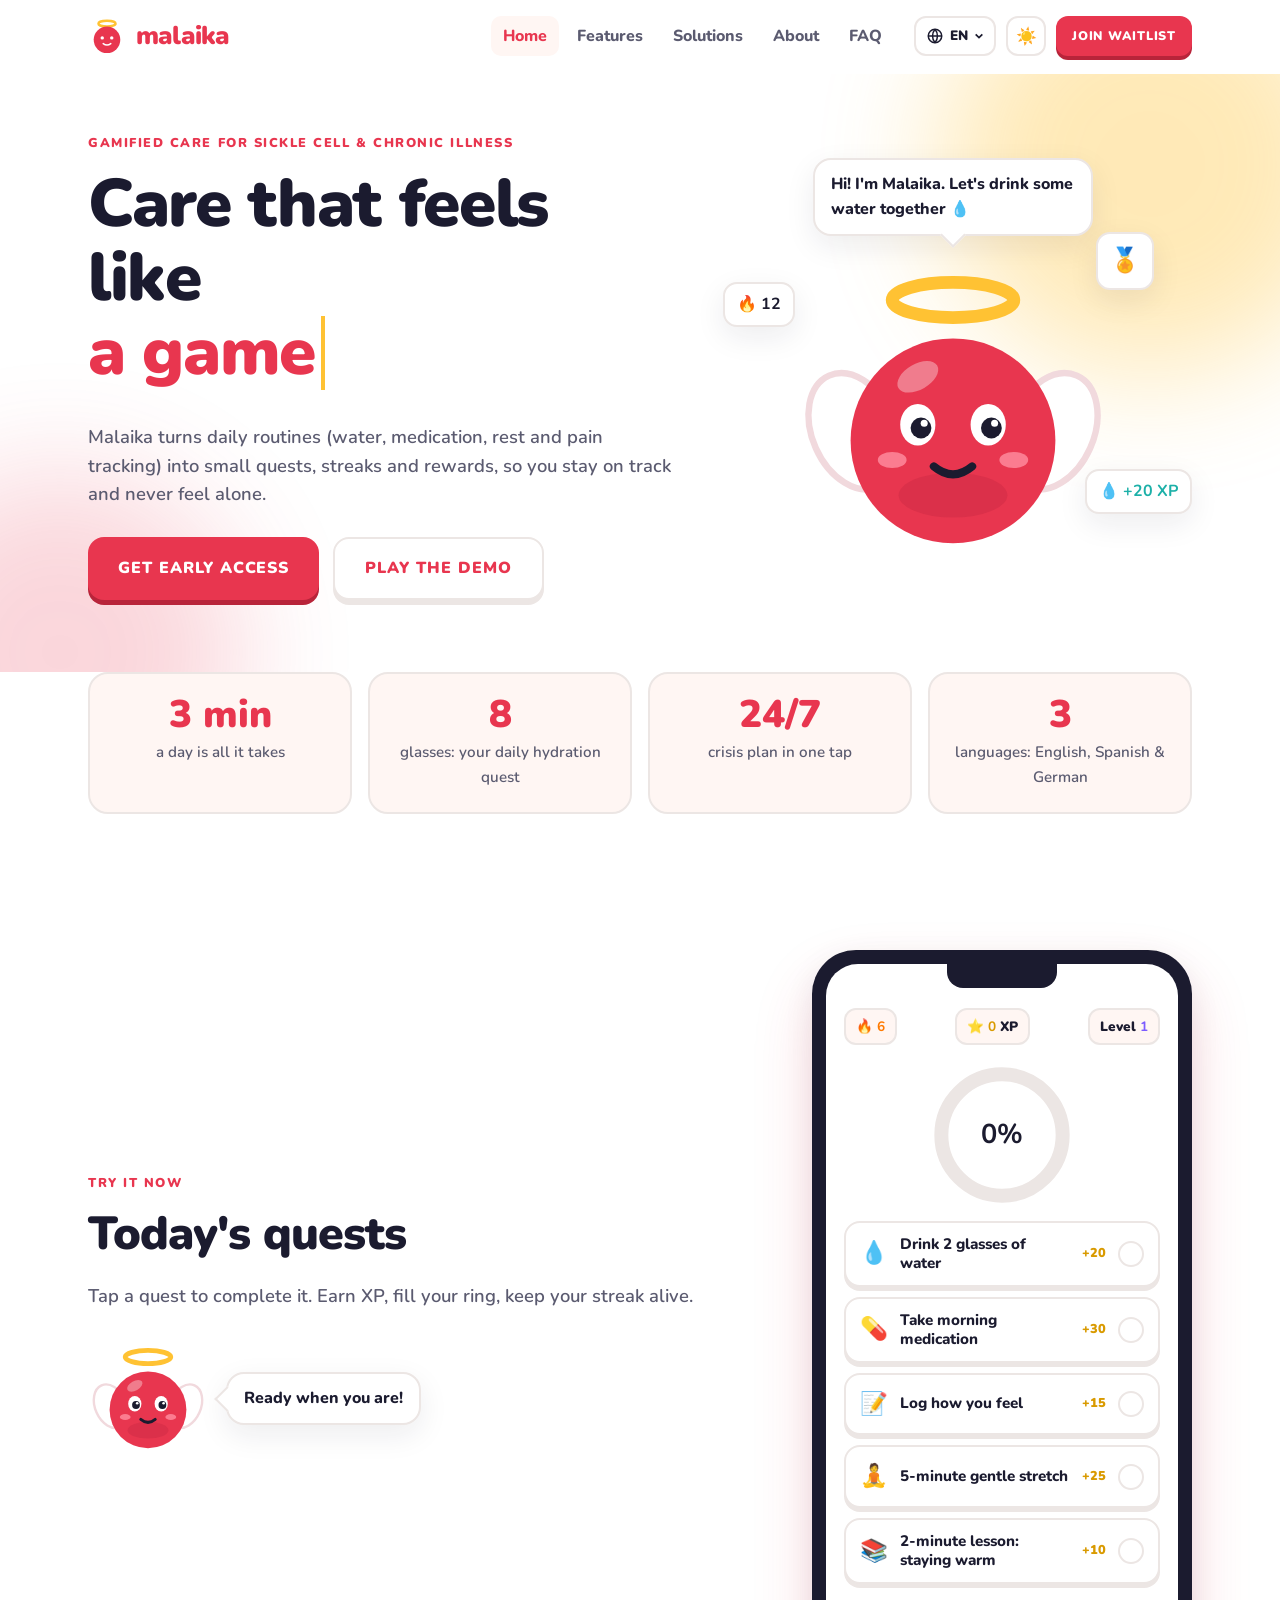
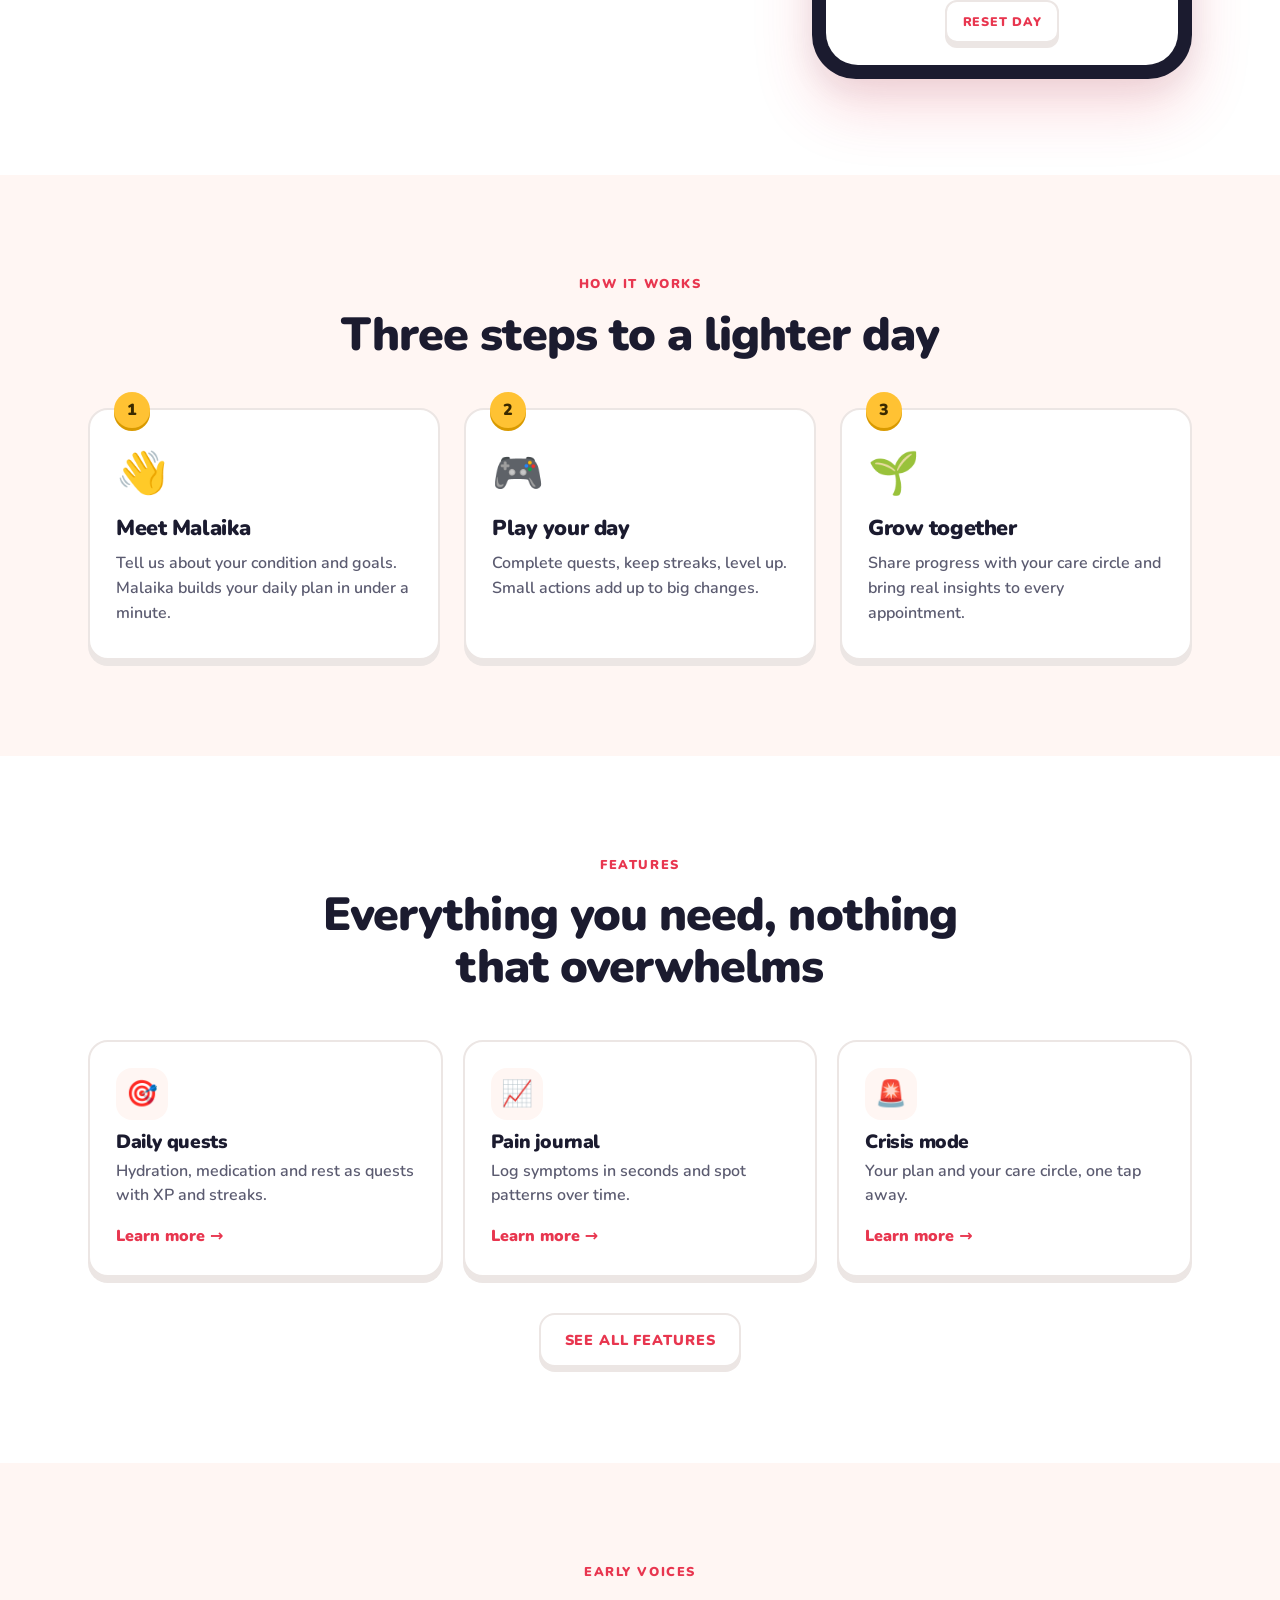
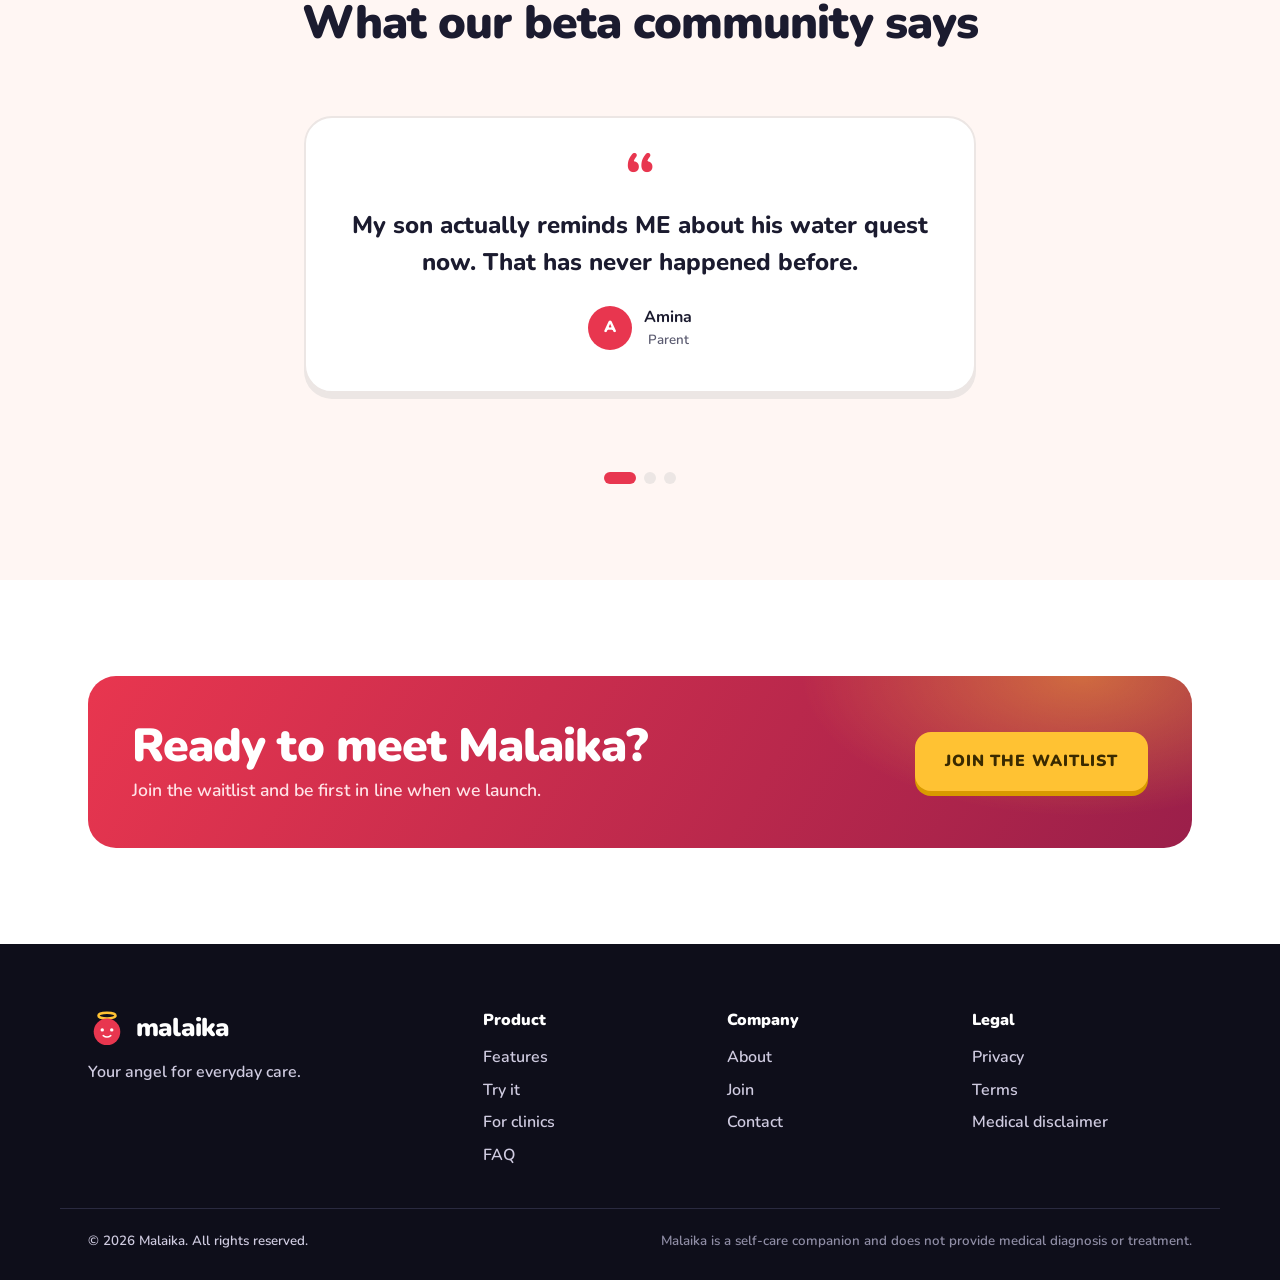
<file: index.html>
<!doctype html>
<html lang="en">
<head>
  <meta charset="utf-8" />
  <meta name="viewport" content="width=device-width, initial-scale=1" />
  <title>Malaika — Gamified Care</title>
  <meta name="description" content="Malaika turns daily care for sickle cell and chronic illness into quests, streaks and rewards." />
  <meta name="theme-color" content="#E8364F" />
  <link rel="preconnect" href="https://fonts.googleapis.com" />
  <link rel="preconnect" href="https://fonts.gstatic.com" crossorigin />
  <link href="https://fonts.googleapis.com/css2?family=Nunito:wght@500;700;800;900&display=swap" rel="stylesheet" />
  <link rel="stylesheet" href="css/styles.css" />
  <link rel="icon" href="data:image/svg+xml,<svg xmlns='http://www.w3.org/2000/svg' viewBox='0 0 100 100'><ellipse cx='50' cy='16' rx='22' ry='7' fill='none' stroke='%23FFC233' stroke-width='6'/><circle cx='50' cy='60' r='36' fill='%23E8364F'/></svg>" />
  <script>try{var t=JSON.parse(localStorage.getItem("malaika:theme"));if(t)document.documentElement.dataset.theme=t}catch(e){}</script>
</head>
<body data-page="home">
  <a class="skip-link" href="#main">Skip to content</a>
  <div class="scroll-progress" id="scrollProgress"></div>
  <header class="nav" id="siteHeader"></header>

  <main id="main">
    <section class="hero">
      <div class="blob blob-1"></div><div class="blob blob-2"></div>
      <div class="container hero-grid">
        <div class="hero-copy reveal">
          <span class="eyebrow" data-i18n="home.hero.eyebrow"></span>
          <h1><span data-i18n="home.hero.titleBefore"></span><br /><span class="rotator" id="rotator" aria-live="off"></span></h1>
          <p class="lead" data-i18n="home.hero.sub"></p>
          <div class="cta-row">
            <a href="join.html" class="btn btn-primary btn-lg" data-i18n="home.hero.primary"></a>
            <a href="#demo" class="btn btn-ghost btn-lg" data-i18n="home.hero.secondary"></a>
          </div>
        </div>
        <div class="hero-art reveal">
          <div class="speech" data-i18n="home.hero.bubble"></div>
          <div class="mascot-wrap" id="heroMascot" data-mascot="mascotHero"></div>
          <div class="float-chip chip-1">🔥 <b>12</b></div>
          <div class="float-chip chip-2">💧 <b>+20 XP</b></div>
          <div class="float-chip chip-3">🏅</div>
        </div>
      </div>
    </section>

    <section class="stats">
      <div class="container stats-grid" id="stats"></div>
    </section>

    <section class="section" id="demo">
      <div class="container demo-grid">
        <div class="demo-copy reveal">
          <span class="eyebrow" data-i18n="home.demo.eyebrow"></span>
          <h2 data-i18n="home.demo.title"></h2>
          <p class="lead" data-i18n="home.demo.sub"></p>
          <div class="demo-mascot">
            <div class="mascot-wrap small" data-mascot="mascotDemo"></div>
            <div class="speech left" id="demoMood" aria-live="polite"></div>
          </div>
        </div>
        <div class="phone reveal">
          <div class="phone-notch"></div>
          <div class="phone-screen">
            <div class="phone-top">
              <div class="pill streak">🔥 <b id="streakVal">0</b></div>
              <div class="pill gem">⭐ <b id="xpVal">0</b> <span data-i18n="home.demo.xp"></span></div>
              <div class="pill lvl"><span data-i18n="home.demo.level"></span> <b id="lvlVal">1</b></div>
            </div>
            <div class="ring-wrap">
              <svg class="ring" viewBox="0 0 120 120" aria-hidden="true">
                <circle cx="60" cy="60" r="52" class="ring-bg" />
                <circle cx="60" cy="60" r="52" class="ring-fg" id="ringFg" />
              </svg>
              <div class="ring-label"><b id="ringPct">0%</b></div>
            </div>
            <ul class="quests" id="quests"></ul>
            <p class="all-done" id="allDone" data-i18n="home.demo.allDone"></p>
            <button class="btn btn-ghost btn-sm reset" id="resetBtn" data-i18n="home.demo.reset"></button>
          </div>
        </div>
      </div>
    </section>

    <section class="section tinted">
      <div class="container">
        <div class="section-head reveal">
          <span class="eyebrow" data-i18n="home.how.eyebrow"></span>
          <h2 data-i18n="home.how.title"></h2>
        </div>
        <ol class="steps" id="steps"></ol>
      </div>
    </section>

    <section class="section">
      <div class="container">
        <div class="section-head reveal">
          <span class="eyebrow" data-i18n="home.highlights.eyebrow"></span>
          <h2 data-i18n="home.highlights.title"></h2>
        </div>
        <div class="grid-3" id="highlights"></div>
        <p class="center-link reveal"><a href="features.html" class="btn btn-ghost" data-i18n="common.seeAll"></a></p>
      </div>
    </section>

    <section class="section tinted">
      <div class="container">
        <div class="section-head reveal">
          <span class="eyebrow" data-i18n="home.testimonials.eyebrow"></span>
          <h2 data-i18n="home.testimonials.title"></h2>
        </div>
        <div class="carousel reveal" id="carousel">
          <div class="carousel-track" id="carouselTrack"></div>
          <div class="carousel-dots" id="carouselDots"></div>
        </div>
      </div>
    </section>

    <section class="section">
      <div class="container">
        <div class="cta-band reveal">
          <div>
            <h2 data-i18n="home.cta.title"></h2>
            <p data-i18n="home.cta.sub"></p>
          </div>
          <a href="join.html" class="btn btn-gold btn-lg" data-i18n="home.cta.button"></a>
        </div>
      </div>
    </section>
  </main>

  <footer class="footer" id="siteFooter"></footer>

  <script src="js/i18n/en.js"></script>
  <script src="js/i18n/es.js"></script>
  <script src="js/i18n/de.js"></script>
  <script src="js/core.js"></script>
  <script src="js/pages/home.js"></script>
</body>
</html>
</file>
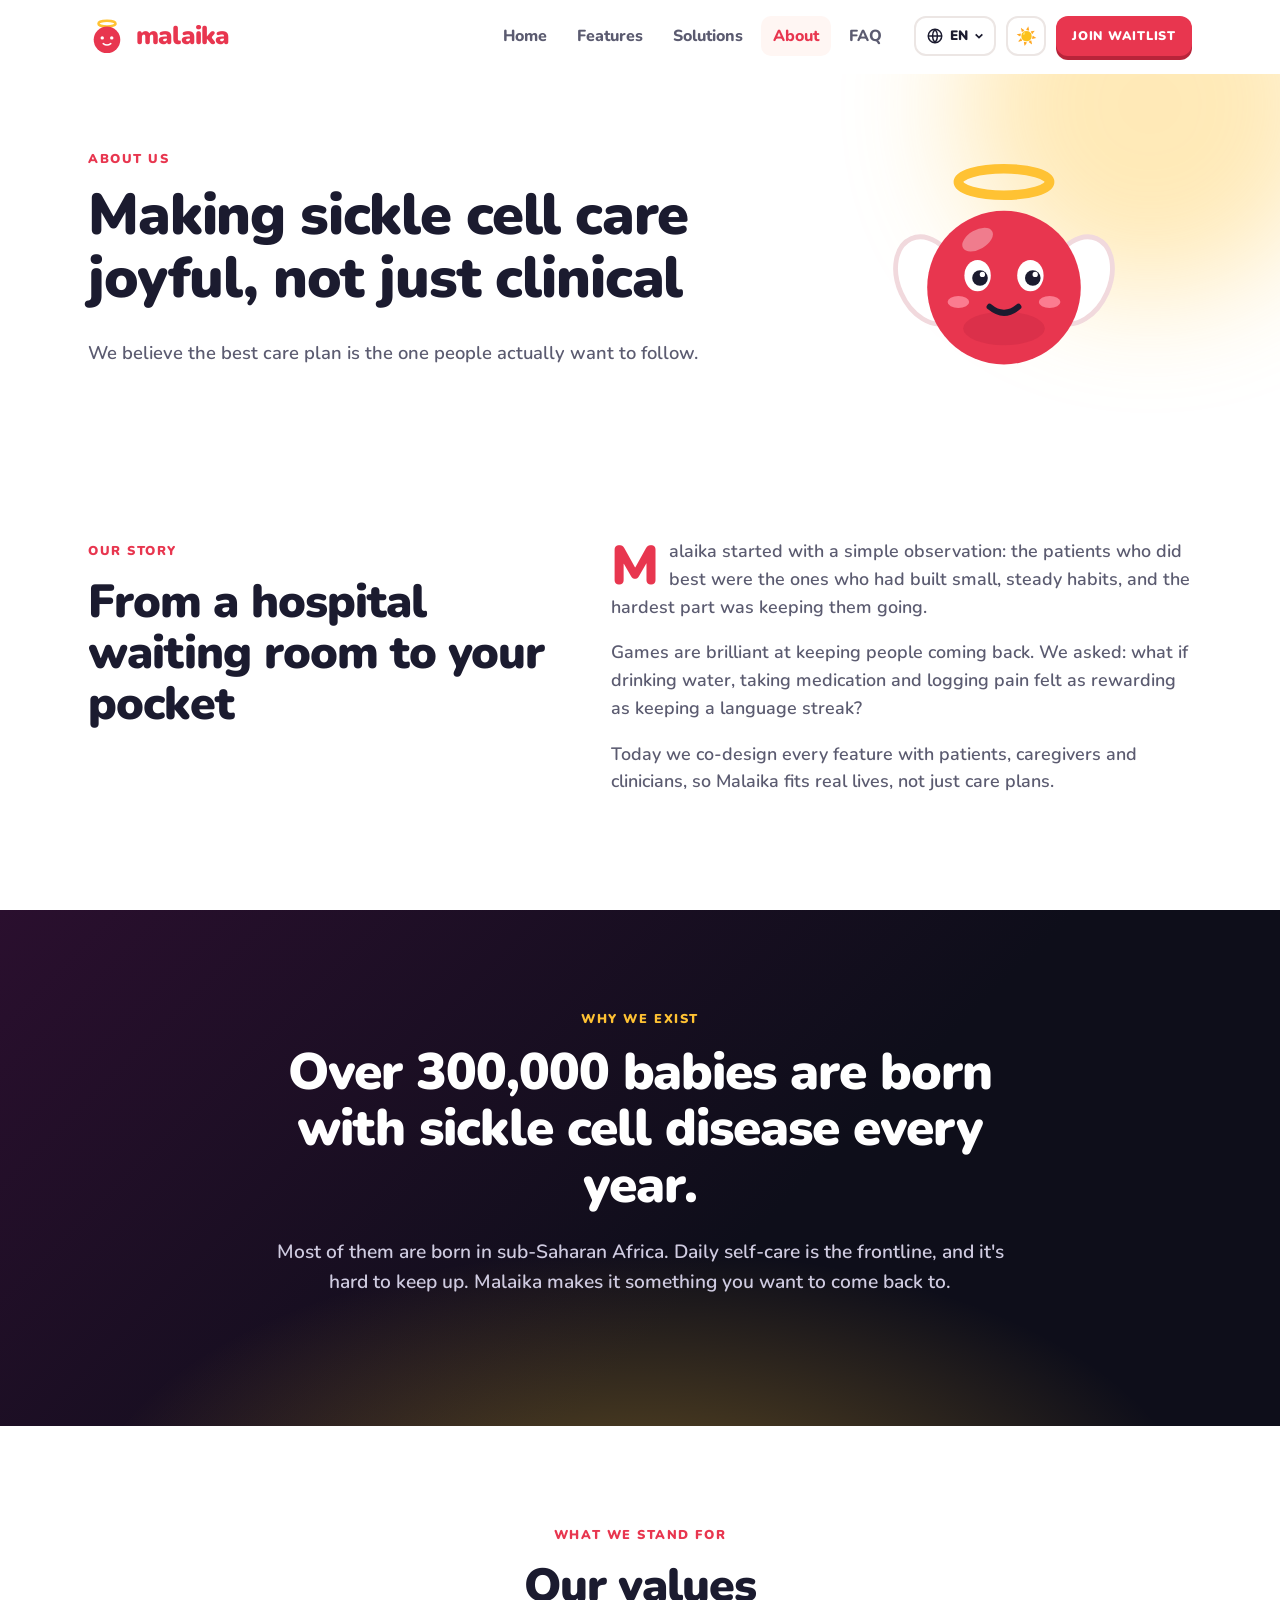
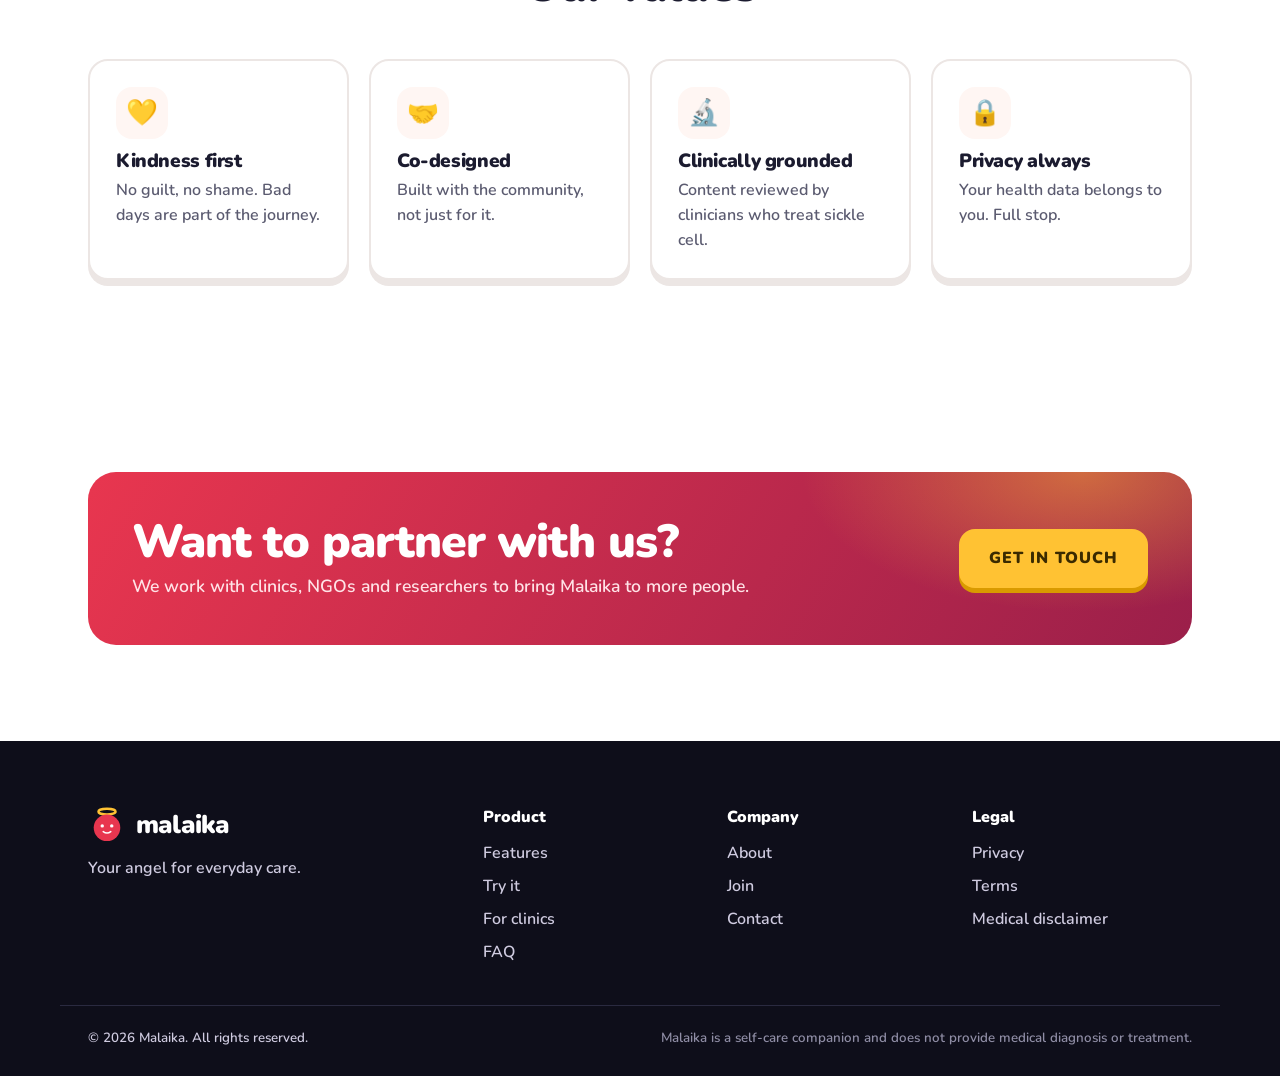
<file: about.html>
<!doctype html>
<html lang="en">
<head>
  <meta charset="utf-8" />
  <meta name="viewport" content="width=device-width, initial-scale=1" />
  <title>About — Malaika</title>
  <meta name="description" content="Why we're building Malaika, and what we stand for." />
  <meta name="theme-color" content="#E8364F" />
  <link rel="preconnect" href="https://fonts.googleapis.com" />
  <link rel="preconnect" href="https://fonts.gstatic.com" crossorigin />
  <link href="https://fonts.googleapis.com/css2?family=Nunito:wght@500;700;800;900&display=swap" rel="stylesheet" />
  <link rel="stylesheet" href="css/styles.css" />
  <link rel="icon" href="data:image/svg+xml,<svg xmlns='http://www.w3.org/2000/svg' viewBox='0 0 100 100'><ellipse cx='50' cy='16' rx='22' ry='7' fill='none' stroke='%23FFC233' stroke-width='6'/><circle cx='50' cy='60' r='36' fill='%23E8364F'/></svg>" />
  <script>try{var t=JSON.parse(localStorage.getItem("malaika:theme"));if(t)document.documentElement.dataset.theme=t}catch(e){}</script>
</head>
<body data-page="about">
  <a class="skip-link" href="#main">Skip to content</a>
  <div class="scroll-progress" id="scrollProgress"></div>
  <header class="nav" id="siteHeader"></header>

  <main id="main">
    <section class="page-hero has-art">
      <div class="blob blob-1"></div>
      <div class="container page-hero-grid">
        <div class="reveal">
          <span class="eyebrow" data-i18n="about.hero.eyebrow"></span>
          <h1 data-i18n="about.hero.title"></h1>
          <p class="lead" data-i18n="about.hero.sub"></p>
        </div>
        <div class="page-hero-art reveal"><div class="mascot-wrap" id="aboutMascot" data-mascot="mascotAbout"></div></div>
      </div>
    </section>

    <section class="section">
      <div class="container story-grid">
        <div class="reveal">
          <span class="eyebrow" data-i18n="about.story.eyebrow"></span>
          <h2 data-i18n="about.story.title"></h2>
        </div>
        <div class="story reveal" id="story"></div>
      </div>
    </section>

    <section class="section mission">
      <div class="container mission-inner reveal">
        <span class="eyebrow light" data-i18n="about.mission.eyebrow"></span>
        <h2 data-i18n="about.mission.title"></h2>
        <p data-i18n="about.mission.body"></p>
      </div>
    </section>

    <section class="section">
      <div class="container">
        <div class="section-head reveal">
          <span class="eyebrow" data-i18n="about.values.eyebrow"></span>
          <h2 data-i18n="about.values.title"></h2>
        </div>
        <div class="grid-4" id="values"></div>
      </div>
    </section>

    <section class="section">
      <div class="container">
        <div class="cta-band reveal">
          <div>
            <h2 data-i18n="about.cta.title"></h2>
            <p data-i18n="about.cta.sub"></p>
          </div>
          <a href="join.html#contact" class="btn btn-gold btn-lg" data-i18n="about.cta.button"></a>
        </div>
      </div>
    </section>
  </main>

  <footer class="footer" id="siteFooter"></footer>

  <script src="js/i18n/en.js"></script>
  <script src="js/i18n/es.js"></script>
  <script src="js/i18n/de.js"></script>
  <script src="js/core.js"></script>
  <script src="js/pages/about.js"></script>
</body>
</html>
</file>
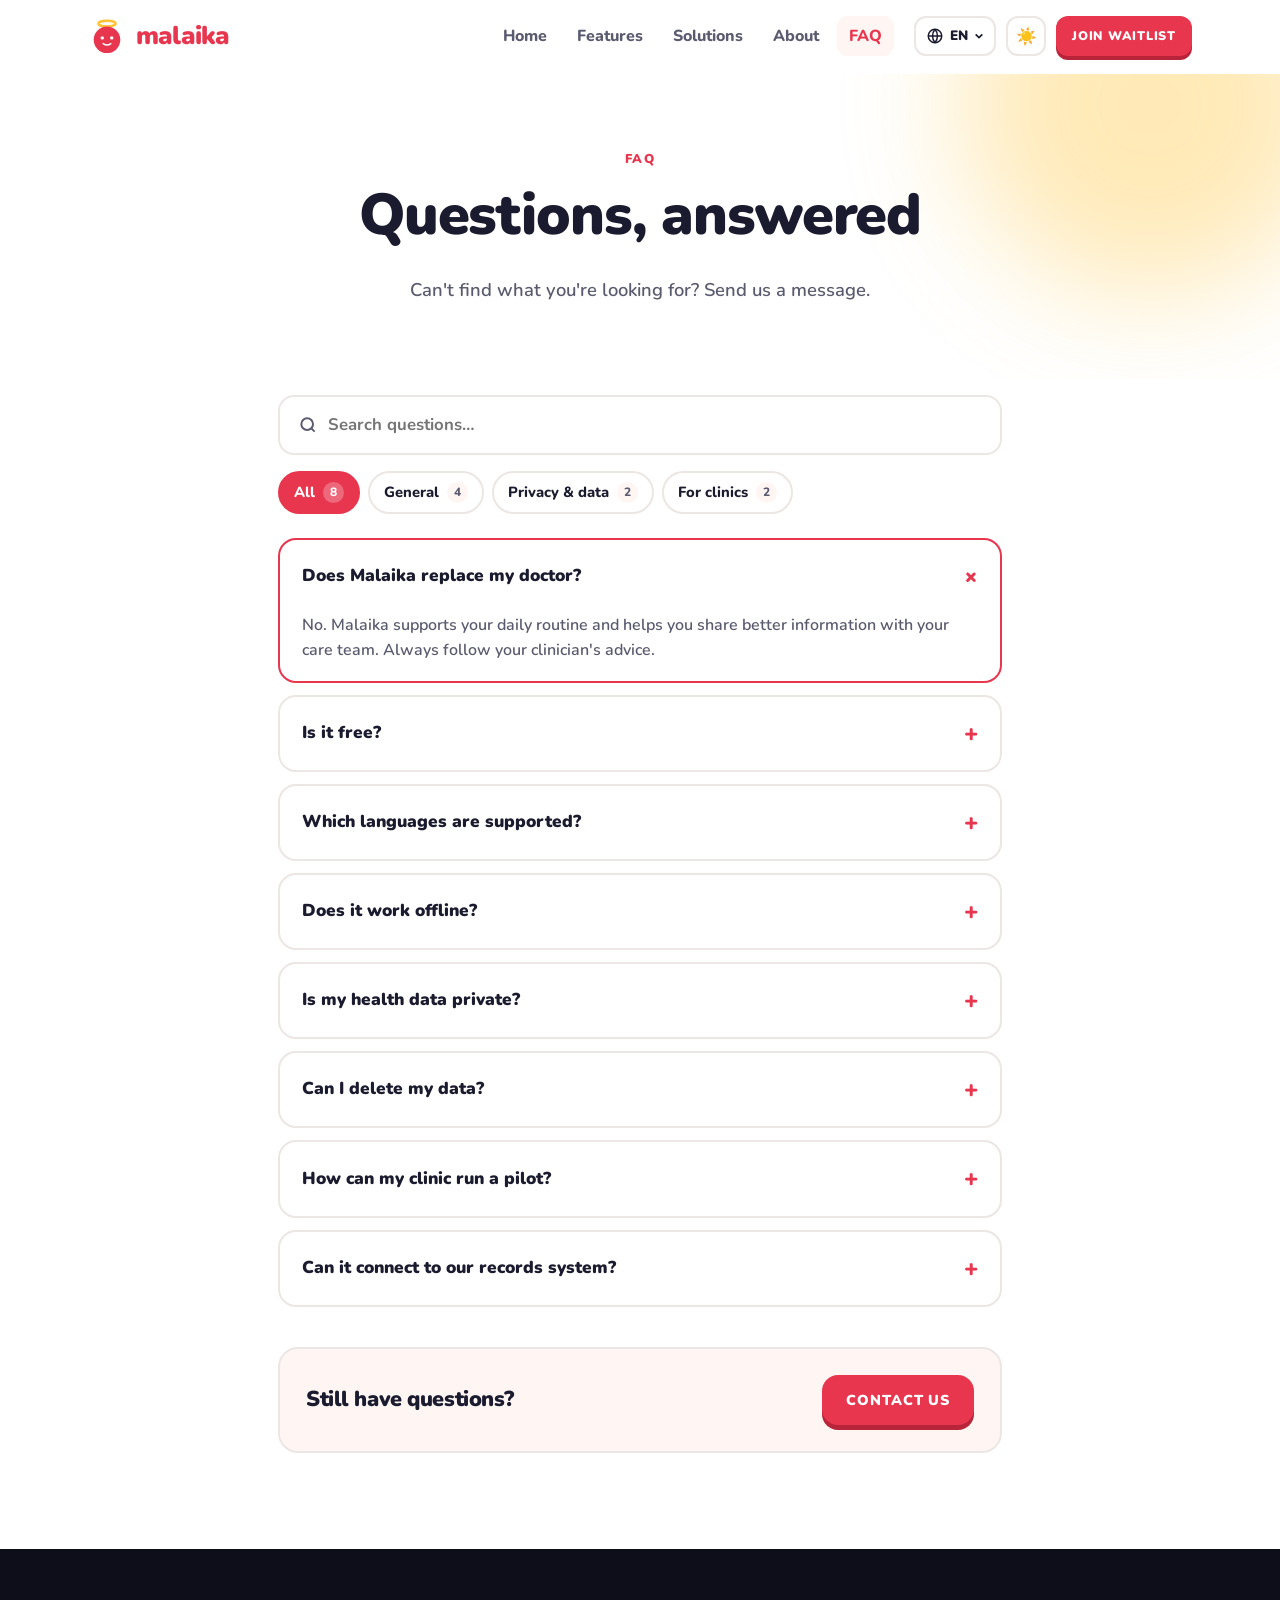
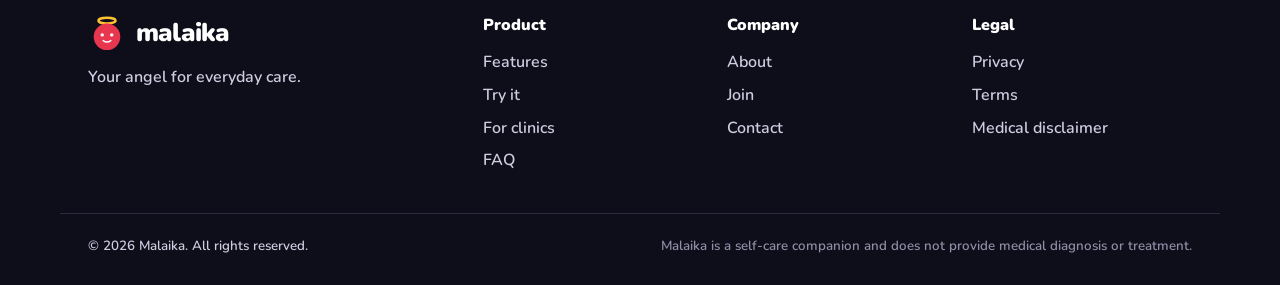
<file: faq.html>
<!doctype html>
<html lang="en">
<head>
  <meta charset="utf-8" />
  <meta name="viewport" content="width=device-width, initial-scale=1" />
  <title>FAQ — Malaika</title>
  <meta name="description" content="Answers to common questions about Malaika." />
  <meta name="theme-color" content="#E8364F" />
  <link rel="preconnect" href="https://fonts.googleapis.com" />
  <link rel="preconnect" href="https://fonts.gstatic.com" crossorigin />
  <link href="https://fonts.googleapis.com/css2?family=Nunito:wght@500;700;800;900&display=swap" rel="stylesheet" />
  <link rel="stylesheet" href="css/styles.css" />
  <link rel="icon" href="data:image/svg+xml,<svg xmlns='http://www.w3.org/2000/svg' viewBox='0 0 100 100'><ellipse cx='50' cy='16' rx='22' ry='7' fill='none' stroke='%23FFC233' stroke-width='6'/><circle cx='50' cy='60' r='36' fill='%23E8364F'/></svg>" />
  <script>try{var t=JSON.parse(localStorage.getItem("malaika:theme"));if(t)document.documentElement.dataset.theme=t}catch(e){}</script>
</head>
<body data-page="faq">
  <a class="skip-link" href="#main">Skip to content</a>
  <div class="scroll-progress" id="scrollProgress"></div>
  <header class="nav" id="siteHeader"></header>

  <main id="main">
    <section class="page-hero">
      <div class="blob blob-1"></div>
      <div class="container page-hero-grid">
        <div class="reveal">
          <span class="eyebrow" data-i18n="faq.hero.eyebrow"></span>
          <h1 data-i18n="faq.hero.title"></h1>
          <p class="lead" data-i18n="faq.hero.sub"></p>
        </div>
      </div>
    </section>

    <section class="section tight-top">
      <div class="container narrow">
        <div class="faq-tools reveal">
          <label class="search">
            <svg viewBox="0 0 24 24" width="20" height="20" aria-hidden="true" fill="none" stroke="currentColor" stroke-width="2.4"><circle cx="11" cy="11" r="7"/><path d="M20 20l-4-4"/></svg>
            <input type="search" id="faqSearch" data-i18n-placeholder="faq.search" aria-label="Search" autocomplete="off" />
          </label>
          <div class="chips" id="faqChips" role="group" aria-label="Categories"></div>
        </div>
        <div class="faq" id="faqList" aria-live="polite"></div>
        <p class="faq-empty" id="faqEmpty" data-i18n="faq.empty" hidden></p>
        <div class="still reveal">
          <h3 data-i18n="faq.still.title"></h3>
          <a href="join.html#contact" class="btn btn-primary" data-i18n="faq.still.button"></a>
        </div>
      </div>
    </section>
  </main>

  <footer class="footer" id="siteFooter"></footer>

  <script src="js/i18n/en.js"></script>
  <script src="js/i18n/es.js"></script>
  <script src="js/i18n/de.js"></script>
  <script src="js/core.js"></script>
  <script src="js/pages/faq.js"></script>
</body>
</html>
</file>
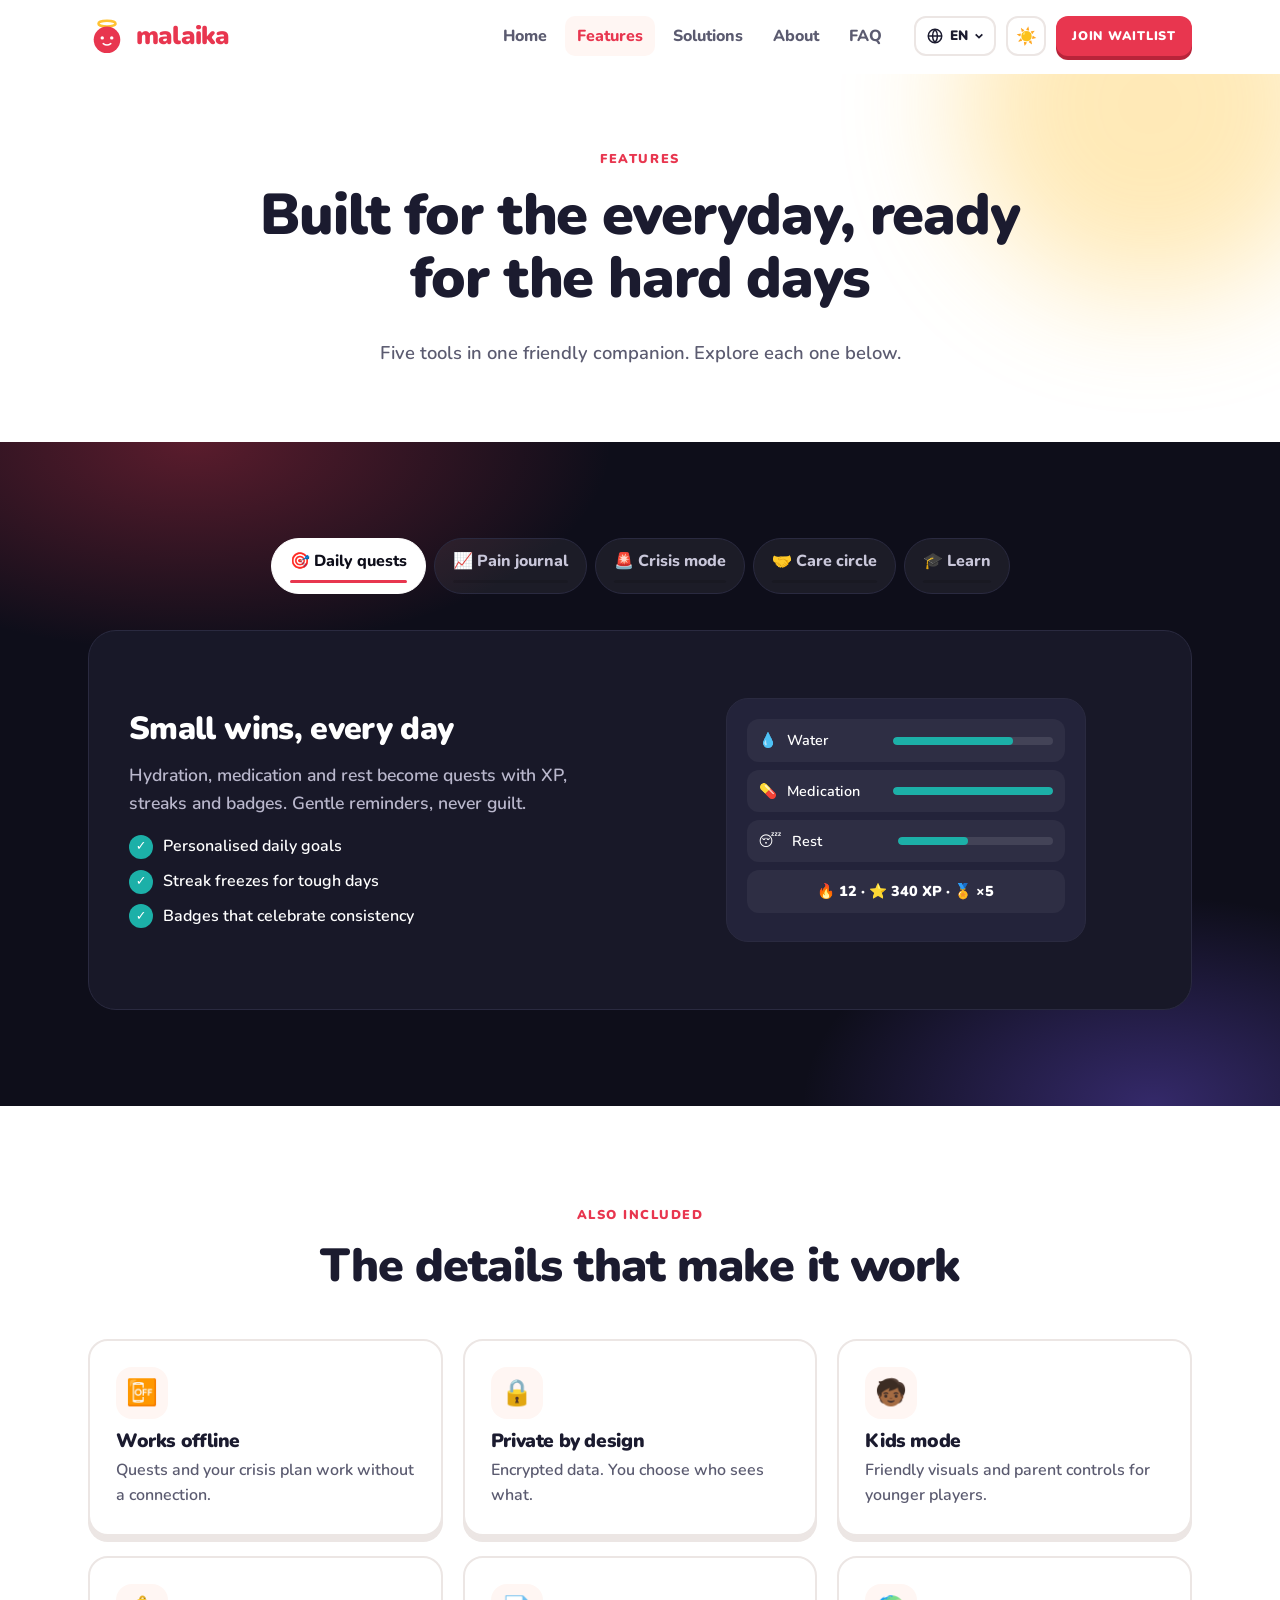
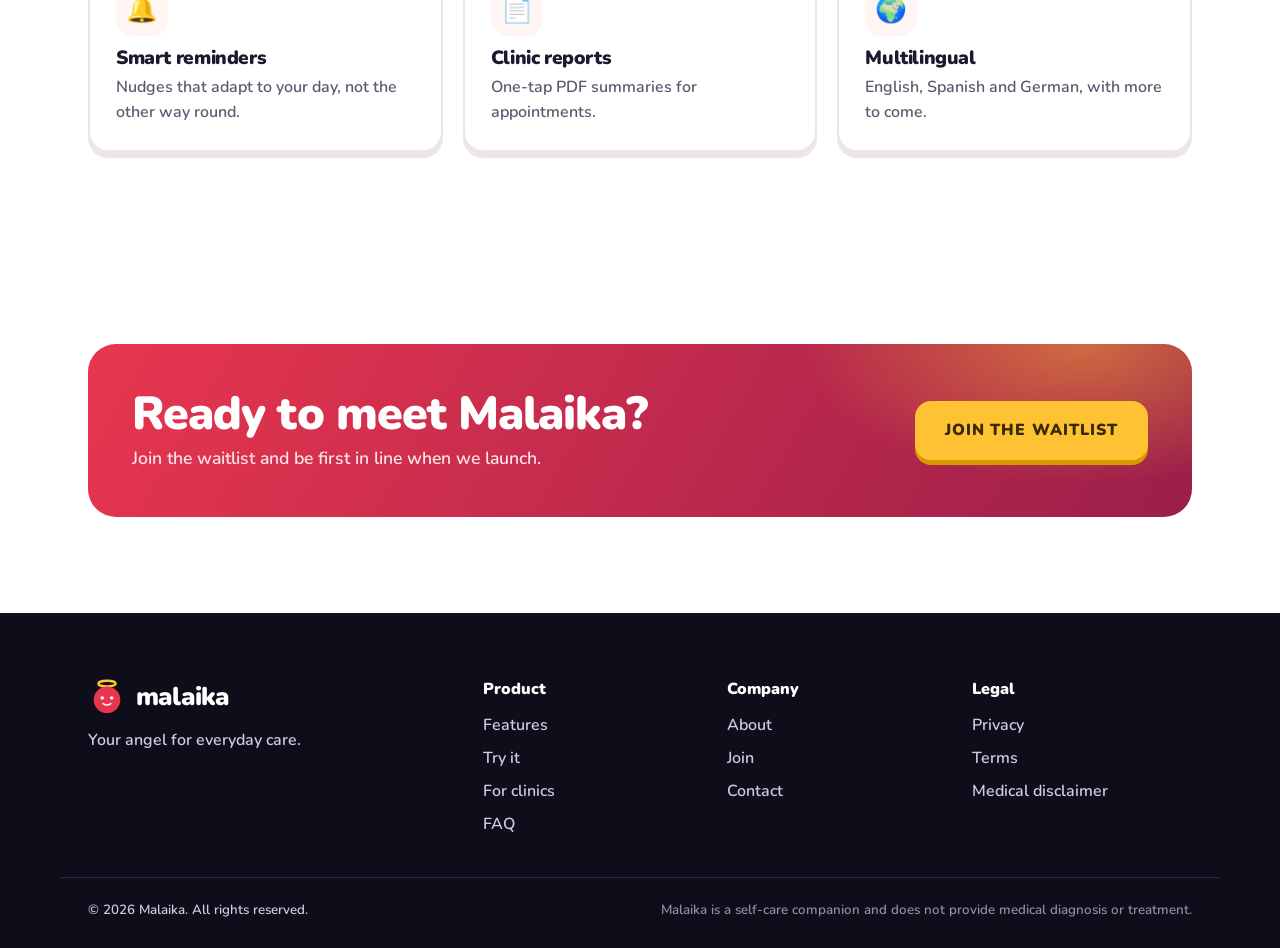
<file: features.html>
<!doctype html>
<html lang="en">
<head>
  <meta charset="utf-8" />
  <meta name="viewport" content="width=device-width, initial-scale=1" />
  <title>Features — Malaika</title>
  <meta name="description" content="Daily quests, pain journal, crisis mode, care circle and bite-sized lessons." />
  <meta name="theme-color" content="#E8364F" />
  <link rel="preconnect" href="https://fonts.googleapis.com" />
  <link rel="preconnect" href="https://fonts.gstatic.com" crossorigin />
  <link href="https://fonts.googleapis.com/css2?family=Nunito:wght@500;700;800;900&display=swap" rel="stylesheet" />
  <link rel="stylesheet" href="css/styles.css" />
  <link rel="icon" href="data:image/svg+xml,<svg xmlns='http://www.w3.org/2000/svg' viewBox='0 0 100 100'><ellipse cx='50' cy='16' rx='22' ry='7' fill='none' stroke='%23FFC233' stroke-width='6'/><circle cx='50' cy='60' r='36' fill='%23E8364F'/></svg>" />
  <script>try{var t=JSON.parse(localStorage.getItem("malaika:theme"));if(t)document.documentElement.dataset.theme=t}catch(e){}</script>
</head>
<body data-page="features">
  <a class="skip-link" href="#main">Skip to content</a>
  <div class="scroll-progress" id="scrollProgress"></div>
  <header class="nav" id="siteHeader"></header>

  <main id="main">
    <section class="page-hero">
      <div class="blob blob-1"></div>
      <div class="container page-hero-grid">
        <div class="reveal">
          <span class="eyebrow" data-i18n="features.hero.eyebrow"></span>
          <h1 data-i18n="features.hero.title"></h1>
          <p class="lead" data-i18n="features.hero.sub"></p>
        </div>
      </div>
    </section>

    <section class="section dark" id="showcase">
      <div class="container">
        <div class="tabs reveal" role="tablist" id="featureTabs" aria-label="Features"></div>
        <div class="feature-panel reveal" id="featurePanel" role="tabpanel" aria-live="polite"></div>
      </div>
    </section>

    <section class="section">
      <div class="container">
        <div class="section-head reveal">
          <span class="eyebrow" data-i18n="features.extras.eyebrow"></span>
          <h2 data-i18n="features.extras.title"></h2>
        </div>
        <div class="grid-3" id="extras"></div>
      </div>
    </section>

    <section class="section">
      <div class="container">
        <div class="cta-band reveal">
          <div>
            <h2 data-i18n="home.cta.title"></h2>
            <p data-i18n="home.cta.sub"></p>
          </div>
          <a href="join.html" class="btn btn-gold btn-lg" data-i18n="home.cta.button"></a>
        </div>
      </div>
    </section>
  </main>

  <footer class="footer" id="siteFooter"></footer>

  <script src="js/i18n/en.js"></script>
  <script src="js/i18n/es.js"></script>
  <script src="js/i18n/de.js"></script>
  <script src="js/core.js"></script>
  <script src="js/pages/features.js"></script>
</body>
</html>
</file>
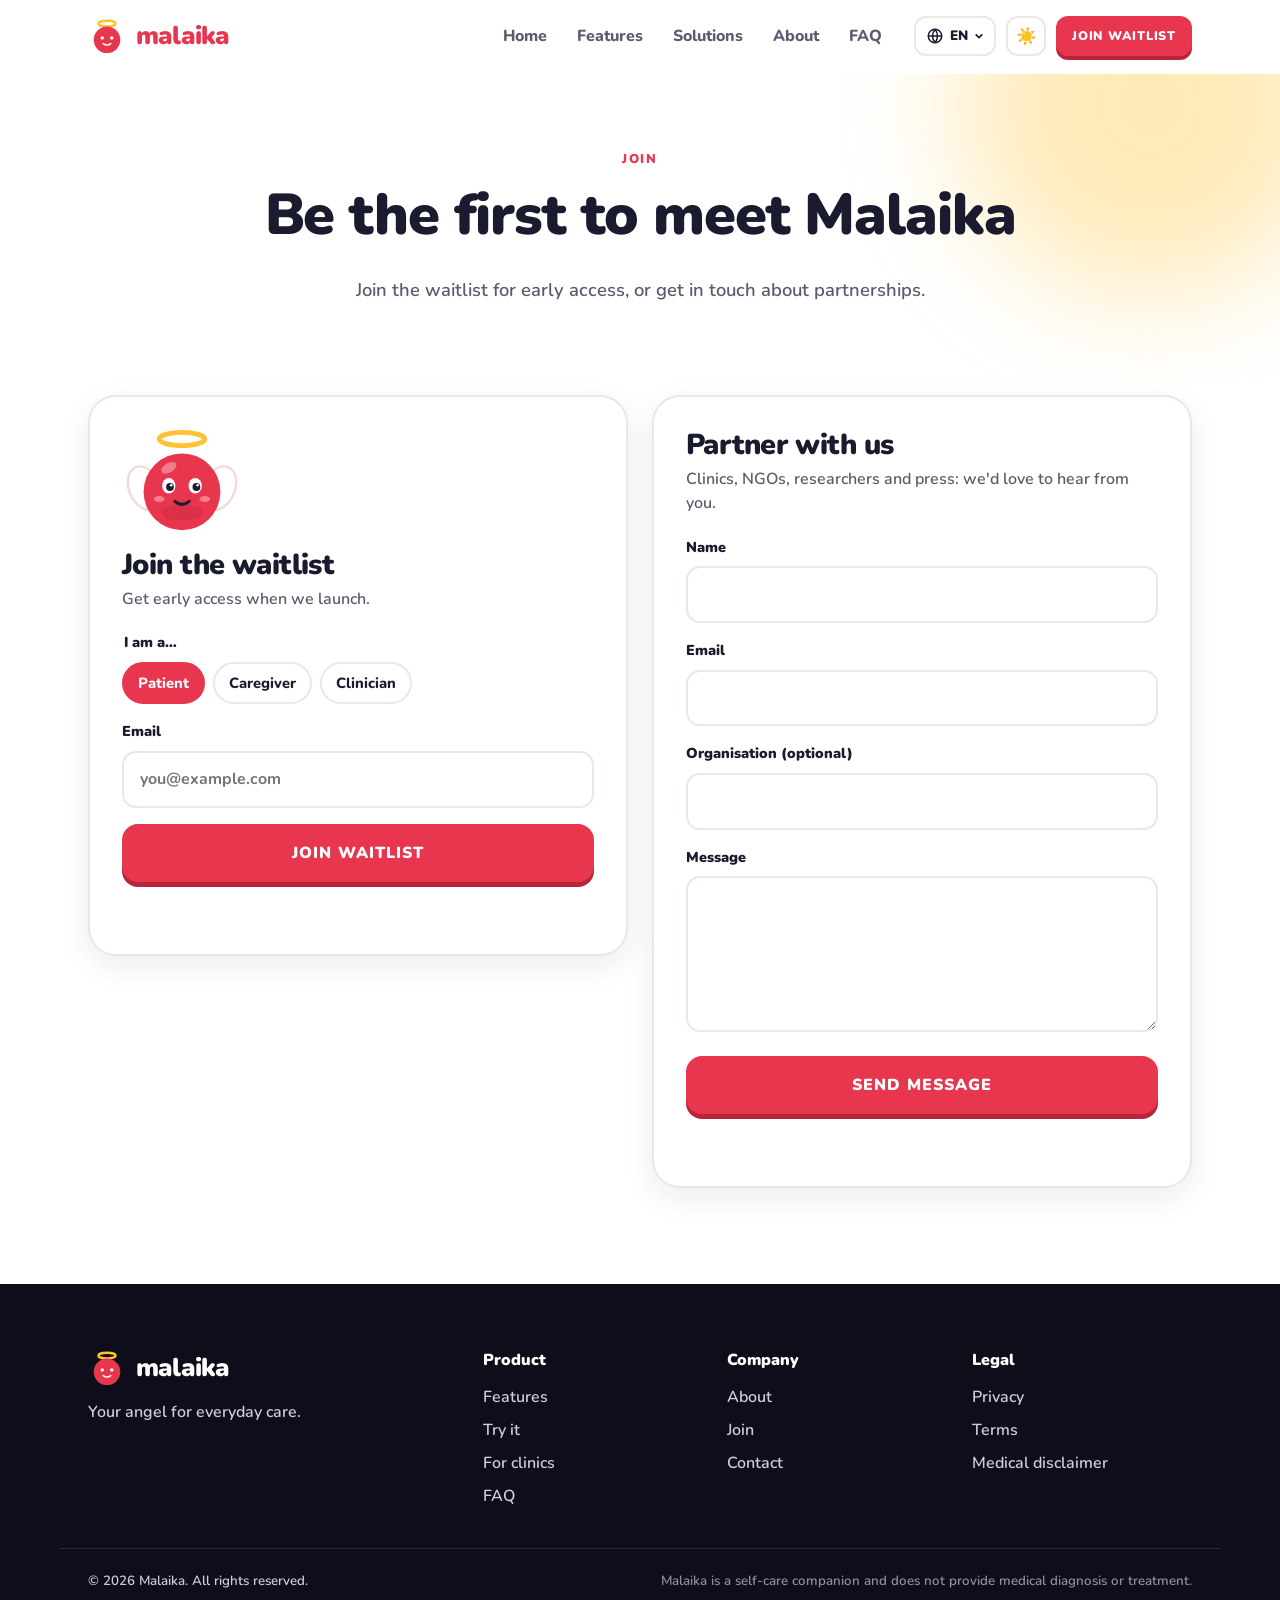
<file: join.html>
<!doctype html>
<html lang="en">
<head>
  <meta charset="utf-8" />
  <meta name="viewport" content="width=device-width, initial-scale=1" />
  <title>Join — Malaika</title>
  <meta name="description" content="Join the Malaika waitlist or partner with us." />
  <meta name="theme-color" content="#E8364F" />
  <link rel="preconnect" href="https://fonts.googleapis.com" />
  <link rel="preconnect" href="https://fonts.gstatic.com" crossorigin />
  <link href="https://fonts.googleapis.com/css2?family=Nunito:wght@500;700;800;900&display=swap" rel="stylesheet" />
  <link rel="stylesheet" href="css/styles.css" />
  <link rel="icon" href="data:image/svg+xml,<svg xmlns='http://www.w3.org/2000/svg' viewBox='0 0 100 100'><ellipse cx='50' cy='16' rx='22' ry='7' fill='none' stroke='%23FFC233' stroke-width='6'/><circle cx='50' cy='60' r='36' fill='%23E8364F'/></svg>" />
  <script>try{var t=JSON.parse(localStorage.getItem("malaika:theme"));if(t)document.documentElement.dataset.theme=t}catch(e){}</script>
</head>
<body data-page="join">
  <a class="skip-link" href="#main">Skip to content</a>
  <div class="scroll-progress" id="scrollProgress"></div>
  <header class="nav" id="siteHeader"></header>

  <main id="main">
    <section class="page-hero">
      <div class="blob blob-1"></div>
      <div class="container page-hero-grid">
        <div class="reveal">
          <span class="eyebrow" data-i18n="join.hero.eyebrow"></span>
          <h1 data-i18n="join.hero.title"></h1>
          <p class="lead" data-i18n="join.hero.sub"></p>
        </div>
      </div>
    </section>

    <section class="section tight-top">
      <div class="container join-grid">
        <div class="form-card reveal" id="waitlist">
          <div class="mascot-wrap small" data-mascot="mascotJoin"></div>
          <h2 data-i18n="join.waitlist.title"></h2>
          <p class="muted" data-i18n="join.waitlist.sub"></p>
          <form id="waitForm" novalidate>
            <fieldset>
              <legend data-i18n="join.waitlist.roleLabel"></legend>
              <div class="chips" id="roleChips"></div>
            </fieldset>
            <label class="field">
              <span data-i18n="join.waitlist.emailLabel"></span>
              <input type="email" id="waitEmail" name="email" required autocomplete="email" data-i18n-placeholder="join.waitlist.placeholder" />
            </label>
            <button class="btn btn-primary btn-lg block" type="submit" data-i18n="join.waitlist.button"></button>
            <p class="form-msg" id="waitMsg" role="status" aria-live="polite"></p>
            <p class="wait-count" id="waitCountWrap" hidden><b id="waitCount">0</b> <span data-i18n="join.waitlist.count"></span></p>
          </form>
        </div>

        <div class="form-card reveal" id="contact">
          <h2 data-i18n="join.contact.title"></h2>
          <p class="muted" data-i18n="join.contact.sub"></p>
          <form id="contactForm" novalidate>
            <label class="field"><span data-i18n="join.contact.name"></span><input name="name" required autocomplete="name" /></label>
            <label class="field"><span data-i18n="join.contact.email"></span><input type="email" name="email" required autocomplete="email" /></label>
            <label class="field"><span data-i18n="join.contact.org"></span><input name="org" autocomplete="organization" /></label>
            <label class="field"><span data-i18n="join.contact.message"></span><textarea name="message" rows="5" required></textarea></label>
            <button class="btn btn-primary btn-lg block" type="submit" data-i18n="join.contact.button"></button>
            <p class="form-msg" id="contactMsg" role="status" aria-live="polite"></p>
          </form>
        </div>
      </div>
    </section>
  </main>

  <footer class="footer" id="siteFooter"></footer>

  <script src="js/i18n/en.js"></script>
  <script src="js/i18n/es.js"></script>
  <script src="js/i18n/de.js"></script>
  <script src="js/core.js"></script>
  <script src="js/pages/join.js"></script>
</body>
</html>
</file>
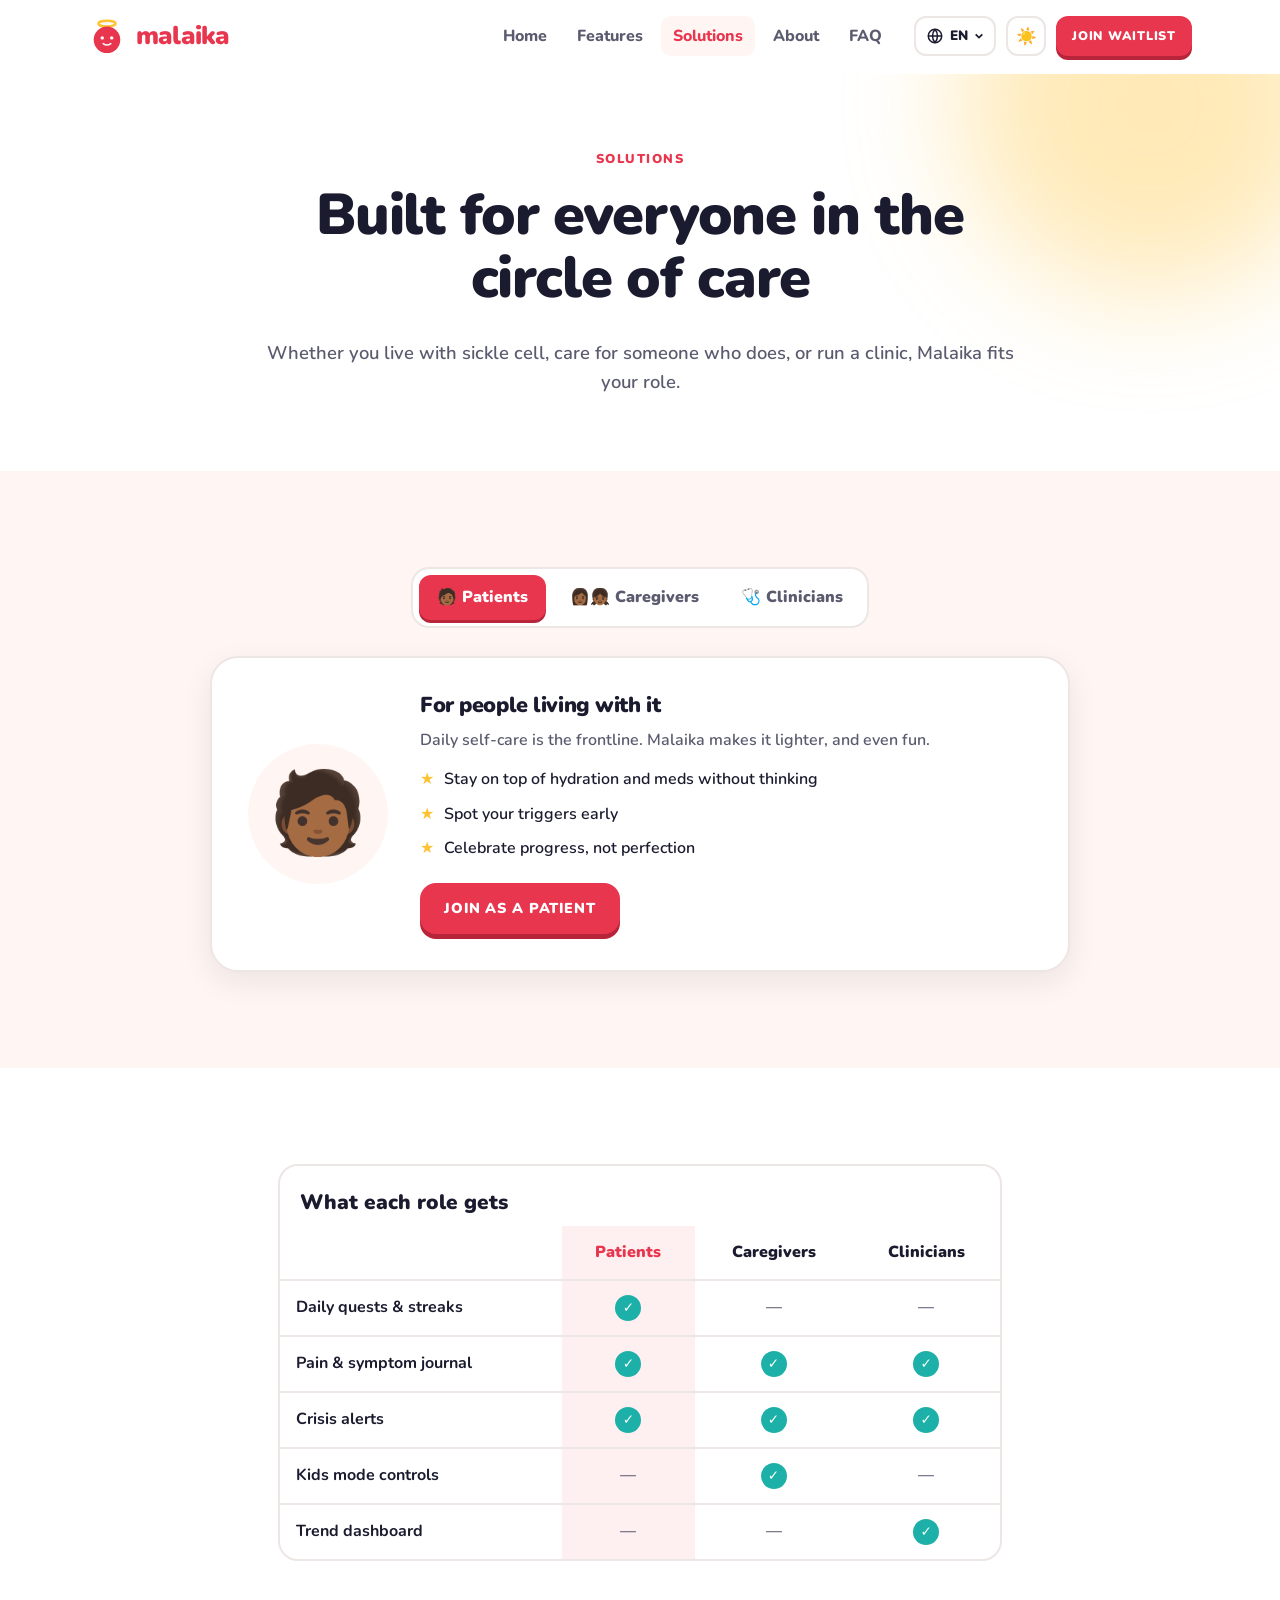
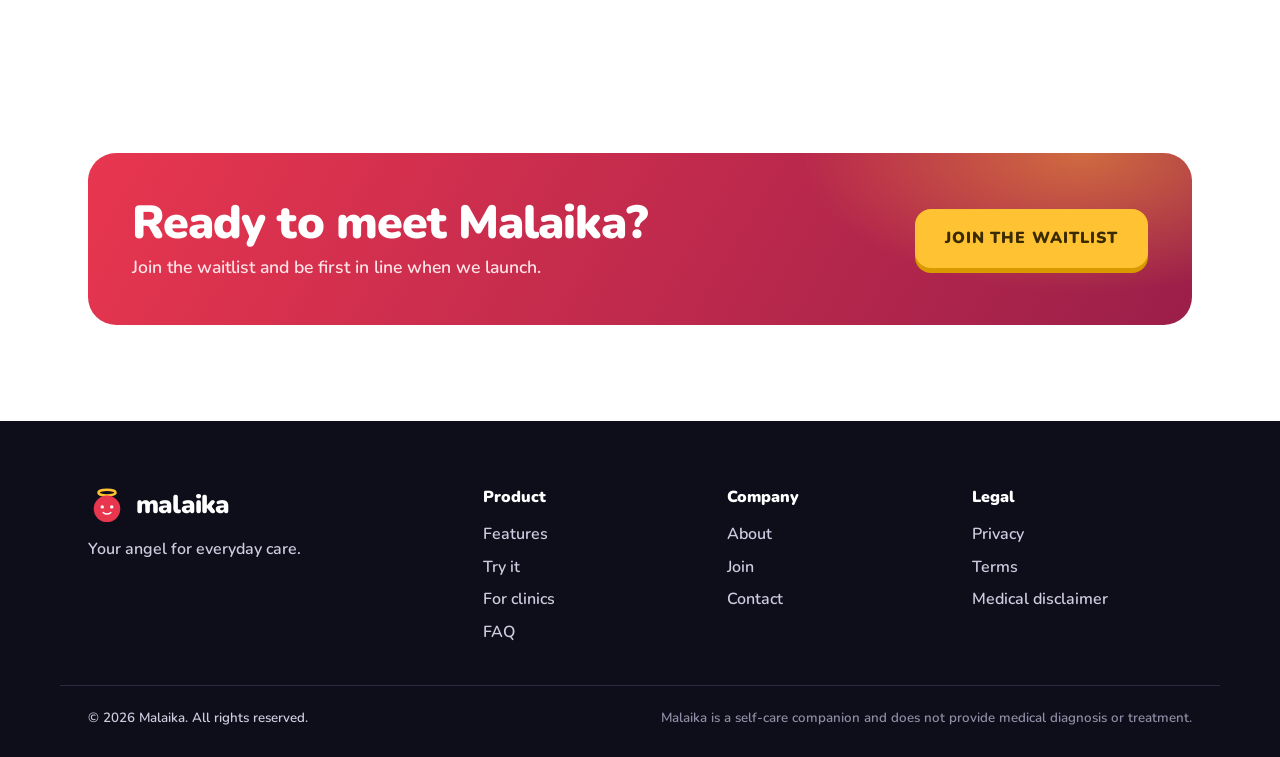
<file: solutions.html>
<!doctype html>
<html lang="en">
<head>
  <meta charset="utf-8" />
  <meta name="viewport" content="width=device-width, initial-scale=1" />
  <title>Solutions — Malaika</title>
  <meta name="description" content="Malaika for patients, caregivers and clinicians." />
  <meta name="theme-color" content="#E8364F" />
  <link rel="preconnect" href="https://fonts.googleapis.com" />
  <link rel="preconnect" href="https://fonts.gstatic.com" crossorigin />
  <link href="https://fonts.googleapis.com/css2?family=Nunito:wght@500;700;800;900&display=swap" rel="stylesheet" />
  <link rel="stylesheet" href="css/styles.css" />
  <link rel="icon" href="data:image/svg+xml,<svg xmlns='http://www.w3.org/2000/svg' viewBox='0 0 100 100'><ellipse cx='50' cy='16' rx='22' ry='7' fill='none' stroke='%23FFC233' stroke-width='6'/><circle cx='50' cy='60' r='36' fill='%23E8364F'/></svg>" />
  <script>try{var t=JSON.parse(localStorage.getItem("malaika:theme"));if(t)document.documentElement.dataset.theme=t}catch(e){}</script>
</head>
<body data-page="solutions">
  <a class="skip-link" href="#main">Skip to content</a>
  <div class="scroll-progress" id="scrollProgress"></div>
  <header class="nav" id="siteHeader"></header>

  <main id="main">
    <section class="page-hero">
      <div class="blob blob-1"></div>
      <div class="container page-hero-grid">
        <div class="reveal">
          <span class="eyebrow" data-i18n="solutions.hero.eyebrow"></span>
          <h1 data-i18n="solutions.hero.title"></h1>
          <p class="lead" data-i18n="solutions.hero.sub"></p>
        </div>
      </div>
    </section>

    <section class="section tinted" id="roles">
      <div class="container">
        <div class="segmented reveal" id="roleTabs" role="tablist" aria-label="Roles"></div>
        <div class="who-card reveal" id="roleCard" role="tabpanel" aria-live="polite"></div>
      </div>
    </section>

    <section class="section">
      <div class="container narrow">
        <div class="table-wrap reveal"><table class="compare" id="compare"></table></div>
      </div>
    </section>

    <section class="section">
      <div class="container">
        <div class="cta-band reveal">
          <div>
            <h2 data-i18n="home.cta.title"></h2>
            <p data-i18n="home.cta.sub"></p>
          </div>
          <a href="join.html" class="btn btn-gold btn-lg" data-i18n="home.cta.button"></a>
        </div>
      </div>
    </section>
  </main>

  <footer class="footer" id="siteFooter"></footer>

  <script src="js/i18n/en.js"></script>
  <script src="js/i18n/es.js"></script>
  <script src="js/i18n/de.js"></script>
  <script src="js/core.js"></script>
  <script src="js/pages/solutions.js"></script>
</body>
</html>
</file>
<file: css/styles.css>
/* ===== Tokens ===== */
:root {
  --red: #E8364F;
  --red-dark: #B8243A;
  --gold: #FFC233;
  --gold-dark: #D99A00;
  --teal: #1CB0A8;
  --teal-dark: #128A83;
  --violet: #7C5CFF;

  --bg: #FFFFFF;
  --bg-soft: #FFF6F3;
  --surface: #FFFFFF;
  --ink: #1B1B2F;
  --ink-soft: #5B5B70;
  --line: #ECE6E4;
  --shadow: 0 10px 30px rgba(27, 27, 47, .08);

  --dark-bg: #0E0E1A;
  --dark-surface: #181828;
  --dark-line: #2A2A40;

  --radius: 20px;
  --radius-lg: 28px;
  --maxw: 1160px;
  color-scheme: light;
}
@media (prefers-color-scheme: dark) {
  :root:not([data-theme="light"]) {
    --bg: #12121E; --bg-soft: #1A1A2A; --surface: #1E1E30;
    --ink: #F4F2F7; --ink-soft: #A9A7BA; --line: #2E2E44;
    --shadow: 0 10px 30px rgba(0, 0, 0, .35);
    color-scheme: dark;
  }
}
:root[data-theme="dark"] {
  --bg: #12121E; --bg-soft: #1A1A2A; --surface: #1E1E30;
  --ink: #F4F2F7; --ink-soft: #A9A7BA; --line: #2E2E44;
  --shadow: 0 10px 30px rgba(0, 0, 0, .35);
  color-scheme: dark;
}

/* ===== Base ===== */
*, *::before, *::after { box-sizing: border-box; }
html { scroll-behavior: smooth; scroll-padding-top: 80px; }
body {
  margin: 0;
  font-family: "Nunito", system-ui, -apple-system, "Segoe UI", sans-serif;
  font-weight: 600;
  background: var(--bg);
  color: var(--ink);
  line-height: 1.55;
  overflow-x: hidden;
  transition: background .3s, color .3s;
}
h1, h2, h3 { line-height: 1.1; margin: 0 0 .5em; font-weight: 900; letter-spacing: -.02em; }
h1 { font-size: clamp(2.4rem, 6vw, 4.2rem); }
h2 { font-size: clamp(1.9rem, 4vw, 2.9rem); }
h3 { font-size: 1.35rem; }
p { margin: 0 0 1em; }
a { color: inherit; }
img, svg { display: block; max-width: 100%; }
.container { width: 100%; max-width: var(--maxw); margin: 0 auto; padding: 0 16px; }
@media (min-width: 720px) { .container { padding: 0 28px; } }
.narrow { max-width: 780px; }
.lead { font-size: 1.15rem; color: var(--ink-soft); }
.muted { color: var(--ink-soft); }
.eyebrow {
  display: inline-block; font-weight: 900; font-size: .8rem; letter-spacing: .12em;
  text-transform: uppercase; color: var(--red); margin-bottom: 14px;
}
.eyebrow.light { color: var(--gold); }

/* ===== Buttons (Duolingo-style chunky) ===== */
.btn {
  --c: var(--red); --cd: var(--red-dark);
  display: inline-flex; align-items: center; justify-content: center; gap: 8px;
  font: inherit; font-weight: 900; text-transform: uppercase; letter-spacing: .06em;
  font-size: .9rem; text-decoration: none; cursor: pointer;
  padding: 14px 24px; border-radius: 16px; border: 0;
  background: var(--c); color: #fff;
  box-shadow: 0 5px 0 var(--cd);
  transition: transform .08s, box-shadow .08s, filter .2s;
  white-space: nowrap;
}
.btn:hover { filter: brightness(1.06); }
.btn:active { transform: translateY(4px); box-shadow: 0 1px 0 var(--cd); }
.btn:focus-visible { outline: 3px solid var(--gold); outline-offset: 3px; }
.btn-lg { padding: 17px 30px; font-size: 1rem; }
.btn-sm { padding: 10px 16px; font-size: .78rem; border-radius: 12px; box-shadow: 0 4px 0 var(--cd); }
.btn-gold { --c: var(--gold); --cd: var(--gold-dark); color: #3A2A00; }
.btn-ghost {
  background: var(--surface); color: var(--red);
  border: 2px solid var(--line); box-shadow: 0 5px 0 var(--line);
}

/* ===== Nav ===== */
.scroll-progress {
  position: fixed; top: 0; left: 0; height: 4px; width: 0;
  background: linear-gradient(90deg, var(--red), var(--gold), var(--teal));
  z-index: 100; transition: width .1s linear;
}
.nav {
  position: sticky; top: 0; z-index: 50;
  background: color-mix(in srgb, var(--bg) 85%, transparent);
  backdrop-filter: saturate(160%) blur(12px);
  border-bottom: 2px solid transparent;
  transition: border-color .3s, box-shadow .3s;
}
.nav.scrolled { border-color: var(--line); }
.nav-inner { display: flex; align-items: center; gap: 20px; height: 72px; }
.logo { display: flex; align-items: center; gap: 10px; text-decoration: none; font-weight: 900; font-size: 1.6rem; color: var(--red); letter-spacing: -.03em; }
.logo.light { color: #fff; }
.logo-mark svg { width: 38px; height: 38px; }
.nav-links { display: flex; gap: 6px; margin-left: auto; }
.nav-links a {
  text-decoration: none; font-weight: 800; color: var(--ink-soft);
  padding: 8px 12px; border-radius: 10px; transition: color .2s, background .2s;
}
.nav-links a:hover, .nav-links a.active { color: var(--red); background: var(--bg-soft); }
.nav-actions { display: flex; align-items: center; gap: 10px; }
.lang-menu { position: relative; }
.lang-btn {
  display: flex; align-items: center; gap: 6px; height: 40px; padding: 0 10px;
  font: inherit; font-weight: 900; font-size: .85rem; color: var(--ink);
  border: 2px solid var(--line); border-radius: 12px; background: var(--surface); cursor: pointer;
}
.lang-btn .chev { transition: transform .2s; }
.lang-menu.open .chev { transform: rotate(180deg); }
.lang-list {
  position: absolute; top: calc(100% + 8px); right: 0; min-width: 170px; z-index: 60;
  list-style: none; margin: 0; padding: 6px; background: var(--surface);
  border: 2px solid var(--line); border-radius: 16px; box-shadow: var(--shadow);
  opacity: 0; transform: translateY(-6px); pointer-events: none; transition: opacity .15s, transform .15s;
}
.lang-menu.open .lang-list { opacity: 1; transform: none; pointer-events: auto; }
.lang-list button {
  display: flex; gap: 10px; align-items: center; width: 100%; text-align: left;
  font: inherit; font-weight: 700; color: var(--ink); background: transparent;
  border: 0; border-radius: 10px; padding: 10px 12px; cursor: pointer;
}
.lang-list button b { width: 26px; color: var(--ink-soft); font-size: .8rem; }
.lang-list button:hover, .lang-list button:focus-visible { background: var(--bg-soft); outline: none; }
.lang-list button[aria-checked="true"] { color: var(--red); }
.lang-list button[aria-checked="true"] b { color: var(--red); }
.lang-list button[aria-checked="true"]::after { content: "✓"; margin-left: auto; }
.icon-btn {
  width: 40px; height: 40px; display: grid; place-items: center;
  border: 2px solid var(--line); border-radius: 12px; background: var(--surface);
  cursor: pointer; font-size: 1.05rem; color: var(--ink);
}
.icon-btn .moon { display: none; }
[data-theme="dark"] .icon-btn .sun { display: none; }
[data-theme="dark"] .icon-btn .moon { display: inline; }
.menu-btn { display: none; flex-direction: column; gap: 4px; }
.menu-btn span { width: 18px; height: 2.5px; background: var(--ink); border-radius: 2px; display: block; transition: transform .25s, opacity .25s; }
.menu-btn[aria-expanded="true"] span:nth-child(1) { transform: translateY(6.5px) rotate(45deg); }
.menu-btn[aria-expanded="true"] span:nth-child(2) { opacity: 0; }
.menu-btn[aria-expanded="true"] span:nth-child(3) { transform: translateY(-6.5px) rotate(-45deg); }

@media (max-width: 960px) {
  .menu-btn { display: flex; }
  .nav-links {
    position: absolute; top: 72px; left: 0; right: 0; margin: 0;
    flex-direction: column; padding: 12px 16px 20px;
    background: var(--bg); border-bottom: 2px solid var(--line);
    transform: translateY(-8px); opacity: 0; pointer-events: none;
    transition: opacity .2s, transform .2s;
  }
  .nav-links.open { transform: none; opacity: 1; pointer-events: auto; }
  .nav-links a { padding: 12px; font-size: 1.05rem; }
  .nav-actions { margin-left: auto; }
}
.show-sm { display: none; }
@media (max-width: 960px) { .nav-links .show-sm { display: inline-flex; margin-top: 8px; } }
@media (max-width: 560px) {
  .hide-sm { display: none; }
  .logo { font-size: 1.35rem; }
  .logo-mark svg { width: 32px; height: 32px; }
  .nav-actions { gap: 6px; }
}
.skip-link {
  position: absolute; left: 16px; top: -60px; z-index: 300; padding: 10px 16px;
  background: var(--ink); color: var(--bg); border-radius: 10px; font-weight: 800; text-decoration: none;
}
.skip-link:focus { top: 12px; }

/* ===== Hero ===== */
.hero { position: relative; padding: 56px 0 72px; overflow: hidden; }
.blob { position: absolute; border-radius: 50%; filter: blur(60px); opacity: .35; z-index: -1; }
.blob-1 { width: 420px; height: 420px; background: var(--gold); top: -120px; right: -80px; animation: drift 14s ease-in-out infinite; }
.blob-2 { width: 360px; height: 360px; background: var(--red); bottom: -160px; left: -120px; opacity: .2; animation: drift 18s ease-in-out infinite reverse; }
@keyframes drift { 50% { transform: translate(40px, 30px) scale(1.08); } }
.hero-grid { display: grid; grid-template-columns: 1.1fr .9fr; align-items: center; gap: 40px; }
.rotator {
  color: var(--red); display: inline-block; min-height: 1.1em;
  border-right: 4px solid var(--gold); padding-right: 6px;
  animation: caret 1s steps(1) infinite;
}
@keyframes caret { 50% { border-color: transparent; } }
.cta-row { display: flex; gap: 14px; flex-wrap: wrap; margin-top: 28px; }
.hero-art { position: relative; display: grid; place-items: center; min-height: 380px; }
.mascot-wrap { width: min(320px, 70vw); animation: float 4s ease-in-out infinite; cursor: pointer; }
.mascot-wrap.small { width: 120px; }
@keyframes float { 50% { transform: translateY(-14px); } }
.speech {
  position: relative; background: var(--surface); border: 2px solid var(--line);
  border-radius: 18px; padding: 12px 16px; font-weight: 800; box-shadow: var(--shadow);
  max-width: 280px; margin-bottom: 16px; transition: transform .3s;
}
.speech::after {
  content: ""; position: absolute; bottom: -10px; left: 50%; width: 18px; height: 18px;
  background: var(--surface); border-right: 2px solid var(--line); border-bottom: 2px solid var(--line);
  transform: translateX(-50%) rotate(45deg);
}
.speech.left::after { left: -10px; top: 50%; bottom: auto; transform: translateY(-50%) rotate(135deg); }
.speech.bump { animation: pop .4s; }
@keyframes pop { 40% { transform: scale(1.08); } }
.float-chip {
  position: absolute; background: var(--surface); border: 2px solid var(--line);
  border-radius: 14px; padding: 8px 12px; font-weight: 800; box-shadow: var(--shadow);
  animation: float 5s ease-in-out infinite;
}
.chip-1 { top: 30%; left: 2%; animation-delay: -1s; }
.chip-2 { bottom: 14%; right: 0; animation-delay: -2.5s; color: var(--teal); }
.chip-3 { top: 18%; right: 8%; font-size: 1.5rem; animation-delay: -3.5s; }

/* Mascot parts */
.mascot { overflow: visible; }
.mascot .halo { transform-origin: 100px 30px; animation: halo 3s ease-in-out infinite; }
@keyframes halo { 50% { transform: translateY(-5px) rotate(-3deg); } }
.mascot .wing-l { transform-origin: 52px 110px; animation: flapL 1.6s ease-in-out infinite; }
.mascot .wing-r { transform-origin: 148px 110px; animation: flapR 1.6s ease-in-out infinite; }
@keyframes flapL { 50% { transform: rotate(-12deg); } }
@keyframes flapR { 50% { transform: rotate(12deg); } }
.mascot .eye { transform-box: fill-box; transform-origin: center; animation: blink 4.5s infinite; }
@keyframes blink { 0%, 94%, 100% { transform: scaleY(1); } 97% { transform: scaleY(.1); } }
.mascot .mouth-happy, .mascot .mouth-wow { display: none; }
.mascot[data-mood="progress"] .mouth-idle,
.mascot[data-mood="done"] .mouth-idle { display: none; }
.mascot[data-mood="progress"] .mouth-happy { display: inline; }
.mascot[data-mood="done"] .mouth-wow { display: inline; }
.mascot[data-mood="done"] { animation: bounce .6s ease 2; }
@keyframes bounce { 40% { transform: translateY(-18px) scale(1.04, .96); } }

/* ===== Stats ===== */
.stats { padding: 0 0 40px; }
.stats-grid { display: grid; grid-template-columns: repeat(4, 1fr); gap: 16px; }
.stat {
  background: var(--bg-soft); border: 2px solid var(--line); border-radius: var(--radius);
  padding: 22px; text-align: center;
}
.stat b { display: block; font-size: 2.4rem; font-weight: 900; color: var(--red); line-height: 1; margin-bottom: 6px; font-variant-numeric: tabular-nums; }
.stat span { color: var(--ink-soft); font-size: .95rem; }
@media (max-width: 760px) { .stats-grid { grid-template-columns: repeat(2, 1fr); } }

/* ===== Sections ===== */
.section { padding: 96px 0; position: relative; }
.section.tinted { background: var(--bg-soft); }
.section-head { text-align: center; max-width: 720px; margin: 0 auto 48px; }
@media (max-width: 720px) { .section { padding: 64px 0; } }

/* ===== Demo ===== */
.demo-grid { display: grid; grid-template-columns: 1fr 380px; gap: 56px; align-items: center; }
.demo-mascot { display: flex; align-items: center; gap: 18px; margin-top: 28px; }
.demo-mascot .speech { margin: 0; }
.phone {
  background: var(--ink); border-radius: 44px; padding: 14px; position: relative;
  box-shadow: 0 30px 60px rgba(232, 54, 79, .18), var(--shadow);
}
[data-theme="dark"] .phone { background: #000; }
.phone-notch { position: absolute; top: 14px; left: 50%; width: 110px; height: 24px; background: inherit; border-radius: 0 0 16px 16px; transform: translateX(-50%); z-index: 2; }
.phone-screen { background: var(--bg); border-radius: 32px; padding: 44px 18px 22px; min-height: 600px; display: flex; flex-direction: column; }
.phone-top { display: flex; justify-content: space-between; gap: 6px; }
.pill { display: flex; align-items: center; gap: 4px; border-radius: 12px; padding: 6px 10px; font-weight: 900; font-size: .85rem; background: var(--bg-soft); border: 2px solid var(--line); }
.pill.streak b { color: #FF7A00; }
.pill.gem b { color: var(--gold-dark); }
.pill.lvl b { color: var(--violet); }
.pill.bump { animation: pop .4s; }
.ring-wrap { position: relative; width: 140px; height: 140px; margin: 20px auto 16px; }
.ring { width: 100%; height: 100%; transform: rotate(-90deg); }
.ring circle { fill: none; stroke-width: 12; stroke-linecap: round; }
.ring-bg { stroke: var(--line); }
.ring-fg { stroke: var(--teal); stroke-dasharray: 326.7; stroke-dashoffset: 326.7; transition: stroke-dashoffset .6s cubic-bezier(.2, .9, .3, 1.2), stroke .3s; }
.ring-label { position: absolute; inset: 0; display: grid; place-items: center; font-size: 1.7rem; font-weight: 900; }
.quests { list-style: none; margin: 0; padding: 0; display: grid; gap: 10px; }
.quest {
  display: flex; align-items: center; gap: 12px; width: 100%; text-align: left;
  font: inherit; font-weight: 800; color: var(--ink);
  background: var(--surface); border: 2px solid var(--line); border-radius: 16px;
  padding: 12px 14px; cursor: pointer; box-shadow: 0 4px 0 var(--line);
  transition: transform .08s, box-shadow .08s, background .2s, border-color .2s;
}
.quest:active { transform: translateY(3px); box-shadow: 0 1px 0 var(--line); }
.quest .qi { font-size: 1.4rem; }
.quest .qt { flex: 1; font-size: .95rem; line-height: 1.25; }
.quest .qx { font-size: .8rem; color: var(--gold-dark); font-weight: 900; }
.quest .check { width: 26px; height: 26px; border-radius: 50%; border: 2px solid var(--line); display: grid; place-items: center; color: #fff; font-size: .9rem; flex-shrink: 0; }
.quest.done { background: color-mix(in srgb, var(--teal) 12%, var(--surface)); border-color: var(--teal); box-shadow: 0 4px 0 var(--teal-dark); }
.quest.done .qt { text-decoration: line-through; color: var(--ink-soft); }
.quest.done .check { background: var(--teal); border-color: var(--teal); }
.all-done { display: none; text-align: center; font-weight: 900; color: var(--teal); margin: 14px 0 0; }
.all-done.show { display: block; animation: pop .5s; }
.reset { margin: auto auto 0; margin-top: 16px; }
@media (max-width: 900px) {
  .demo-grid { grid-template-columns: 1fr; }
  .phone { max-width: 380px; margin: 0 auto; width: 100%; }
}

/* ===== Dark features (CapCut-style) ===== */
.section.dark {
  background:
    radial-gradient(600px 300px at 15% 0%, rgba(232, 54, 79, .35), transparent 70%),
    radial-gradient(500px 300px at 90% 100%, rgba(124, 92, 255, .35), transparent 70%),
    var(--dark-bg);
  color: #fff;
}
.section.dark .eyebrow { color: var(--gold); }
.tabs { display: flex; gap: 8px; justify-content: center; flex-wrap: wrap; margin-bottom: 36px; }
.tab {
  font: inherit; font-weight: 800; color: #C9C7DA; cursor: pointer;
  background: rgba(255, 255, 255, .06); border: 1px solid var(--dark-line);
  border-radius: 999px; padding: 10px 18px; transition: all .2s;
}
.tab:hover { color: #fff; background: rgba(255, 255, 255, .1); }
.tab[aria-selected="true"] { background: #fff; color: var(--dark-bg); border-color: #fff; }
.tab .tab-bar { display: block; height: 3px; margin-top: 6px; border-radius: 3px; background: rgba(0,0,0,.12); overflow: hidden; }
.tab .tab-bar i { display: block; height: 100%; width: 0; background: var(--red); }
.tab[aria-selected="true"] .tab-bar i { animation: tabfill var(--tab-ms, 6000ms) linear forwards; }
.tabs.paused .tab-bar i { animation-play-state: paused; }
@keyframes tabfill { to { width: 100%; } }
.feature-panel {
  display: grid; grid-template-columns: 1fr 1fr; gap: 40px; align-items: center;
  background: var(--dark-surface); border: 1px solid var(--dark-line);
  border-radius: var(--radius-lg); padding: 40px; min-height: 380px;
}
.feature-panel .fp-copy { animation: fadeUp .45s ease; }
.feature-panel h3 { font-size: 2rem; }
.feature-panel p { color: #B9B7CC; font-size: 1.1rem; }
.feature-panel ul { list-style: none; padding: 0; margin: 0; display: grid; gap: 10px; }
.feature-panel li { display: flex; gap: 10px; align-items: center; }
.feature-panel li::before { content: "✓"; display: grid; place-items: center; width: 24px; height: 24px; border-radius: 50%; background: var(--teal); color: #fff; font-size: .8rem; font-weight: 900; flex-shrink: 0; }
.fp-visual { display: grid; place-items: center; animation: zoomIn .5s ease; }
@keyframes fadeUp { from { opacity: 0; transform: translateY(14px); } }
@keyframes zoomIn { from { opacity: 0; transform: scale(.94); } }
@media (max-width: 860px) { .feature-panel { grid-template-columns: 1fr; padding: 24px; } }

/* Feature visuals */
.mock { width: 100%; max-width: 360px; background: #23233A; border: 1px solid var(--dark-line); border-radius: 22px; padding: 20px; }
.mock-row { display: flex; align-items: center; gap: 10px; background: rgba(255,255,255,.05); border-radius: 12px; padding: 10px 12px; margin-bottom: 8px; font-size: .9rem; }
.mock-row .bar { flex: 1; height: 8px; background: rgba(255,255,255,.1); border-radius: 8px; overflow: hidden; }
.mock-row .bar i { display: block; height: 100%; background: var(--teal); border-radius: 8px; animation: grow 1s ease forwards; transform-origin: left; }
@keyframes grow { from { transform: scaleX(0); } }
.mock-chart { display: flex; align-items: flex-end; gap: 8px; height: 150px; padding-top: 10px; }
.mock-chart i { flex: 1; background: linear-gradient(var(--red), var(--violet)); border-radius: 6px 6px 2px 2px; animation: grow-y .8s ease backwards; transform-origin: bottom; }
@keyframes grow-y { from { transform: scaleY(0); } }
.mock-chart-labels { display: flex; gap: 8px; font-size: .7rem; color: #8F8DA5; margin-top: 6px; }
.mock-chart-labels span { flex: 1; text-align: center; }
.sos { width: 170px; height: 170px; border-radius: 50%; background: var(--red); display: grid; place-items: center; font-size: 2rem; font-weight: 900; color: #fff; margin: 10px auto 18px; box-shadow: 0 0 0 0 rgba(232,54,79,.6); animation: pulse 1.8s infinite; }
@keyframes pulse { 70% { box-shadow: 0 0 0 28px rgba(232,54,79,0); } 100% { box-shadow: 0 0 0 0 rgba(232,54,79,0); } }
.avatars { display: flex; justify-content: center; margin: 10px 0 18px; }
.avatars span { width: 56px; height: 56px; border-radius: 50%; display: grid; place-items: center; font-size: 1.6rem; border: 3px solid #23233A; margin-left: -12px; }
.avatars span:first-child { margin-left: 0; }
.quiz-opt { border: 2px solid var(--dark-line); border-radius: 12px; padding: 10px 14px; margin-bottom: 8px; font-size: .92rem; cursor: pointer; transition: all .2s; }
.quiz-opt:hover { border-color: #fff; }
.quiz-opt.right { border-color: var(--teal); background: rgba(28,176,168,.15); }
.quiz-opt.wrong { border-color: var(--red); background: rgba(232,54,79,.15); animation: shake .35s; }
@keyframes shake { 25% { transform: translateX(-6px); } 75% { transform: translateX(6px); } }

/* ===== Steps ===== */
.steps { list-style: none; padding: 0; margin: 0; display: grid; grid-template-columns: repeat(3, 1fr); gap: 24px; counter-reset: s; }
.step {
  position: relative; background: var(--surface); border: 2px solid var(--line);
  border-radius: var(--radius); padding: 32px 26px; box-shadow: 0 6px 0 var(--line);
  transition: transform .25s;
}
.step:hover { transform: translateY(-6px); }
.step::before {
  counter-increment: s; content: counter(s);
  position: absolute; top: -18px; left: 24px; width: 36px; height: 36px; border-radius: 50%;
  background: var(--gold); color: #3A2A00; display: grid; place-items: center; font-weight: 900;
  box-shadow: 0 3px 0 var(--gold-dark);
}
.step .si { font-size: 2.6rem; margin-bottom: 10px; }
.step p { color: var(--ink-soft); margin: 0; }
@media (max-width: 860px) { .steps { grid-template-columns: 1fr; gap: 32px; } }

/* ===== Who ===== */
.segmented { display: flex; gap: 6px; justify-content: center; background: var(--surface); border: 2px solid var(--line); border-radius: 18px; padding: 6px; width: fit-content; max-width: 100%; margin: 0 auto 28px; flex-wrap: wrap; }
.segmented button { font: inherit; font-weight: 900; border: 0; background: transparent; color: var(--ink-soft); padding: 10px 18px; border-radius: 12px; cursor: pointer; transition: all .2s; }
.segmented button[aria-selected="true"] { background: var(--red); color: #fff; box-shadow: 0 3px 0 var(--red-dark); }
.who-card {
  display: grid; grid-template-columns: auto 1fr; gap: 32px; align-items: center;
  background: var(--surface); border: 2px solid var(--line); border-radius: var(--radius-lg);
  padding: 36px; max-width: 860px; margin: 0 auto; box-shadow: var(--shadow);
}
.who-card .emoji { font-size: 5rem; width: 140px; height: 140px; border-radius: 50%; background: var(--bg-soft); display: grid; place-items: center; animation: zoomIn .4s; }
.who-card .wc-body { animation: fadeUp .4s; }
.who-card ul { margin: 0; padding: 0; list-style: none; display: grid; gap: 10px; }
.who-card li { display: flex; gap: 10px; align-items: baseline; }
.who-card li::before { content: "★"; color: var(--gold); }
@media (max-width: 640px) { .who-card { grid-template-columns: 1fr; text-align: center; padding: 24px; } .who-card .emoji { margin: 0 auto; } .who-card li { text-align: left; } }

/* ===== Mission ===== */
.mission {
  background:
    radial-gradient(800px 400px at 50% 120%, rgba(255, 194, 51, .35), transparent 70%),
    linear-gradient(135deg, #2A0F2E, #0E0E1A 60%);
  color: #fff; text-align: center;
}
.mission-inner { max-width: 820px; }
.mission h2 { font-size: clamp(2rem, 4.5vw, 3.2rem); }
.mission p { color: #CFCBE0; font-size: 1.2rem; margin-bottom: 32px; }

/* ===== Carousel ===== */
.carousel { position: relative; max-width: 760px; margin: 0 auto; overflow: hidden; }
.carousel-track { display: flex; transition: transform .6s cubic-bezier(.6, 0, .2, 1); }
.slide { flex: 0 0 100%; padding: 4px; }
.quote-card {
  background: var(--surface); border: 2px solid var(--line); border-radius: var(--radius-lg);
  padding: 40px; text-align: center; box-shadow: 0 6px 0 var(--line);
}
.quote-card blockquote { margin: 0 0 24px; font-size: clamp(1.15rem, 2.4vw, 1.5rem); font-weight: 800; }
.quote-card blockquote::before { content: "“"; display: block; font-size: 4rem; line-height: .6; color: var(--red); margin-bottom: 10px; }
.quote-card .who { display: flex; align-items: center; justify-content: center; gap: 12px; }
.quote-card .av { width: 44px; height: 44px; border-radius: 50%; display: grid; place-items: center; color: #fff; font-weight: 900; }
.quote-card .who small { display: block; color: var(--ink-soft); }
.carousel-dots { display: flex; gap: 8px; justify-content: center; margin-top: 22px; }
.carousel-dots button { width: 12px; height: 12px; border-radius: 999px; border: 0; background: var(--line); cursor: pointer; padding: 0; transition: width .3s, background .3s; }
.carousel-dots button[aria-current="true"] { width: 32px; background: var(--red); }

/* ===== FAQ ===== */
.faq { display: grid; gap: 12px; }
.faq details { background: var(--surface); border: 2px solid var(--line); border-radius: 18px; padding: 0 22px; transition: border-color .2s; }
.faq details[open] { border-color: var(--red); }
.faq summary { list-style: none; cursor: pointer; font-weight: 900; font-size: 1.08rem; padding: 18px 0; display: flex; justify-content: space-between; gap: 16px; align-items: center; }
.faq summary::-webkit-details-marker { display: none; }
.faq summary::after { content: "+"; font-size: 1.5rem; color: var(--red); transition: transform .25s; flex-shrink: 0; }
.faq details[open] summary::after { transform: rotate(45deg); }
.faq details p { color: var(--ink-soft); margin: 0; padding-bottom: 18px; animation: fadeUp .3s; }

/* ===== Page hero (inner pages) ===== */
.page-hero { position: relative; overflow: hidden; padding: 72px 0 56px; text-align: center; }
.page-hero .blob-1 { width: 380px; height: 380px; top: -160px; right: -60px; }
.page-hero-grid { display: grid; gap: 32px; align-items: center; max-width: 820px; }
.page-hero h1 { font-size: clamp(2.2rem, 5.2vw, 3.6rem); }
.page-hero.has-art { text-align: left; }
.page-hero.has-art .page-hero-grid { max-width: var(--maxw); grid-template-columns: 1.3fr .7fr; }
.page-hero-art { display: grid; place-items: center; }
.page-hero-art .mascot-wrap { width: min(240px, 60vw); }
@media (max-width: 760px) {
  .page-hero { padding: 48px 0 32px; }
  .page-hero.has-art { text-align: center; }
  .page-hero.has-art .page-hero-grid { grid-template-columns: 1fr; }
  .page-hero.has-art .page-hero-art { order: -1; }
}
.section.tight-top { padding-top: 16px; }

/* ===== Cards ===== */
.grid-3, .grid-4 { display: grid; gap: 20px; grid-template-columns: repeat(3, 1fr); }
.grid-4 { grid-template-columns: repeat(4, 1fr); }
@media (max-width: 960px) { .grid-4 { grid-template-columns: repeat(2, 1fr); } }
@media (max-width: 860px) { .grid-3 { grid-template-columns: 1fr 1fr; } }
@media (max-width: 560px) { .grid-3, .grid-4 { grid-template-columns: 1fr; } }
.card {
  display: block; background: var(--surface); border: 2px solid var(--line); border-radius: var(--radius);
  padding: 26px; box-shadow: 0 6px 0 var(--line); text-decoration: none; color: inherit;
}
.card h3 { margin: 12px 0 6px; font-size: 1.2rem; }
.card p { color: var(--ink-soft); margin: 0; }
.card-icon { display: grid; place-items: center; width: 52px; height: 52px; border-radius: 16px; background: var(--bg-soft); font-size: 1.6rem; }
.link-card { transition: transform .2s, border-color .2s, opacity .7s ease; }
.link-card:hover { transform: translateY(-6px); border-color: var(--red); }
.link-card.reveal:not(.in) { transform: translateY(28px); }
.card-more { display: inline-block; margin-top: 16px; font-weight: 900; color: var(--red); }
.center-link { text-align: center; margin: 36px 0 0; }

/* ===== CTA band ===== */
.cta-band {
  display: flex; align-items: center; justify-content: space-between; gap: 24px; flex-wrap: wrap;
  padding: 44px; border-radius: var(--radius-lg); color: #fff;
  background:
    radial-gradient(400px 200px at 90% 0%, rgba(255, 194, 51, .45), transparent 70%),
    linear-gradient(120deg, var(--red), #9B1F4A);
}
.cta-band h2 { margin-bottom: 6px; }
.cta-band p { margin: 0; color: #FFE3E7; font-size: 1.1rem; }
@media (max-width: 640px) { .cta-band { padding: 28px 22px; text-align: center; justify-content: center; } }

/* ===== Solutions table ===== */
.who-card .wc-body p { margin-bottom: 14px; }
.who-card .btn { margin-top: 22px; }
.table-wrap { overflow-x: auto; border: 2px solid var(--line); border-radius: var(--radius); background: var(--surface); }
.compare { width: 100%; border-collapse: collapse; min-width: 480px; }
.compare caption { text-align: left; font-weight: 900; font-size: 1.3rem; padding: 20px 20px 8px; }
.compare th, .compare td { padding: 14px 16px; border-top: 2px solid var(--line); text-align: center; }
.compare thead th { border-top: 0; font-weight: 900; }
.compare th[scope="row"] { text-align: left; font-weight: 700; }
.compare .hl { background: color-mix(in srgb, var(--red) 8%, transparent); }
.compare thead .hl { color: var(--red); }
.compare .yes { display: inline-grid; place-items: center; width: 26px; height: 26px; border-radius: 50%; background: var(--teal); color: #fff; font-weight: 900; font-size: .85rem; }
.compare .no { color: var(--ink-soft); }

/* ===== About ===== */
.story-grid { display: grid; grid-template-columns: .9fr 1.1fr; gap: 48px; }
.story p { font-size: 1.12rem; color: var(--ink-soft); }
.story p:first-child::first-letter { float: left; font-size: 3.4rem; line-height: .9; font-weight: 900; color: var(--red); margin: 4px 10px 0 0; }
@media (max-width: 860px) { .story-grid { grid-template-columns: 1fr; gap: 12px; } }

/* ===== FAQ tools ===== */
.faq-tools { display: grid; gap: 16px; margin-bottom: 24px; }
.search { display: flex; align-items: center; gap: 10px; padding: 0 18px; border: 2px solid var(--line); border-radius: 16px; background: var(--surface); color: var(--ink-soft); }
.search:focus-within { border-color: var(--teal); }
.search input { flex: 1; min-width: 0; font: inherit; font-weight: 700; font-size: 1.05rem; padding: 15px 0; border: 0; background: transparent; color: var(--ink); outline: none; }
.chips { display: flex; flex-wrap: wrap; gap: 8px; }
.chip {
  display: inline-flex; align-items: center; gap: 8px; font: inherit; font-weight: 800; font-size: .92rem;
  padding: 8px 14px; border-radius: 999px; border: 2px solid var(--line); background: var(--surface); color: var(--ink); cursor: pointer;
}
.chip[aria-pressed="true"], .chip.radio:has(input:checked) { background: var(--red); border-color: var(--red); color: #fff; }
.chip-n { font-size: .75rem; padding: 1px 7px; border-radius: 999px; background: var(--bg-soft); color: var(--ink-soft); }
.chip[aria-pressed="true"] .chip-n { background: rgba(255,255,255,.25); color: #fff; }
.chip.radio input { position: absolute; opacity: 0; pointer-events: none; }
.chip.radio:has(input:focus-visible) { outline: 3px solid var(--gold); outline-offset: 2px; }
.faq mark { background: color-mix(in srgb, var(--gold) 55%, transparent); color: inherit; border-radius: 4px; padding: 0 2px; }
.faq-empty { text-align: center; color: var(--ink-soft); padding: 24px; font-weight: 800; }
.still { display: flex; align-items: center; justify-content: space-between; gap: 16px; flex-wrap: wrap; margin-top: 40px; padding: 26px; border-radius: var(--radius); background: var(--bg-soft); border: 2px solid var(--line); }
.still h3 { margin: 0; }

/* ===== Join forms ===== */
.join-grid { display: grid; grid-template-columns: 1fr 1fr; gap: 24px; align-items: start; }
@media (max-width: 860px) { .join-grid { grid-template-columns: 1fr; } }
.form-card { background: var(--surface); border: 2px solid var(--line); border-radius: var(--radius-lg); padding: 32px; box-shadow: var(--shadow); }
.form-card h2 { font-size: 1.8rem; margin-bottom: 6px; }
.form-card .mascot-wrap { margin: -8px 0 8px; }
.form-card form { display: grid; gap: 16px; margin-top: 20px; }
fieldset { border: 0; margin: 0; padding: 0; }
legend, .field > span { display: block; font-weight: 900; font-size: .9rem; margin-bottom: 8px; }
.field input, .field textarea {
  width: 100%; font: inherit; font-weight: 700; font-size: 1rem; padding: 14px 16px;
  border: 2px solid var(--line); border-radius: 14px; background: var(--bg); color: var(--ink); resize: vertical;
}
.field input:focus, .field textarea:focus { outline: none; border-color: var(--teal); }
.field .invalid, .field input.invalid { border-color: var(--red); animation: shake .35s; }
.btn.block { width: 100%; }
.btn:disabled { opacity: .6; cursor: wait; }
.form-msg { min-height: 1.5em; margin: 0; font-weight: 800; }
.form-msg.ok { color: var(--teal); }
.form-msg.err { color: var(--red); }
.wait-count { color: var(--ink-soft); margin: 0; }
.wait-count b { color: var(--red); font-variant-numeric: tabular-nums; }
@media (max-width: 560px) { .form-card { padding: 22px; } }

/* Feature mock helpers */
.mock-label { width: 96px; }
.mock-row.center { justify-content: center; font-weight: 900; }
.quiz-q { font-weight: 900; margin-bottom: 12px; }
.quiz-opt { display: block; width: 100%; text-align: left; font: inherit; color: #fff; background: transparent; }

/* ===== Footer ===== */
.footer { background: var(--dark-bg); color: #CFCBE0; padding: 64px 0 28px; }
.footer-grid { display: grid; grid-template-columns: 1fr 2fr; gap: 40px; margin-bottom: 40px; }
.footer-cols { display: grid; grid-template-columns: repeat(3, 1fr); gap: 24px; }
.footer .logo { margin-bottom: 12px; }
.footer h4 { color: #fff; margin: 0 0 12px; font-weight: 900; }
.footer ul { list-style: none; padding: 0; margin: 0; display: grid; gap: 8px; }
.footer a { text-decoration: none; color: #CFCBE0; }
.footer a:hover { color: #fff; }
.footer-bottom { display: flex; justify-content: space-between; gap: 16px; flex-wrap: wrap; border-top: 1px solid var(--dark-line); padding-top: 22px; }
.footer .muted { color: #8F8DA5; }
@media (max-width: 760px) { .footer-grid { grid-template-columns: 1fr; } .footer-cols { grid-template-columns: repeat(2, 1fr); } }

/* ===== Reveal on scroll ===== */
.reveal { opacity: 0; transform: translateY(28px); transition: opacity .7s ease, transform .7s ease; }
.reveal.in { opacity: 1; transform: none; }

/* ===== Confetti ===== */
#confetti { position: fixed; inset: 0; pointer-events: none; z-index: 200; width: 100%; height: 100%; }

@media (max-width: 860px) {
  .hero { padding-top: 32px; }
  .hero-grid { grid-template-columns: 1fr; text-align: center; }
  .hero-copy .cta-row { justify-content: center; }
  .hero-art { min-height: 320px; }
}
@media (prefers-reduced-motion: reduce) {
  *, *::before, *::after { animation: none !important; transition: none !important; }
  html { scroll-behavior: auto; }
  .reveal { opacity: 1; transform: none; }
}
</file>
